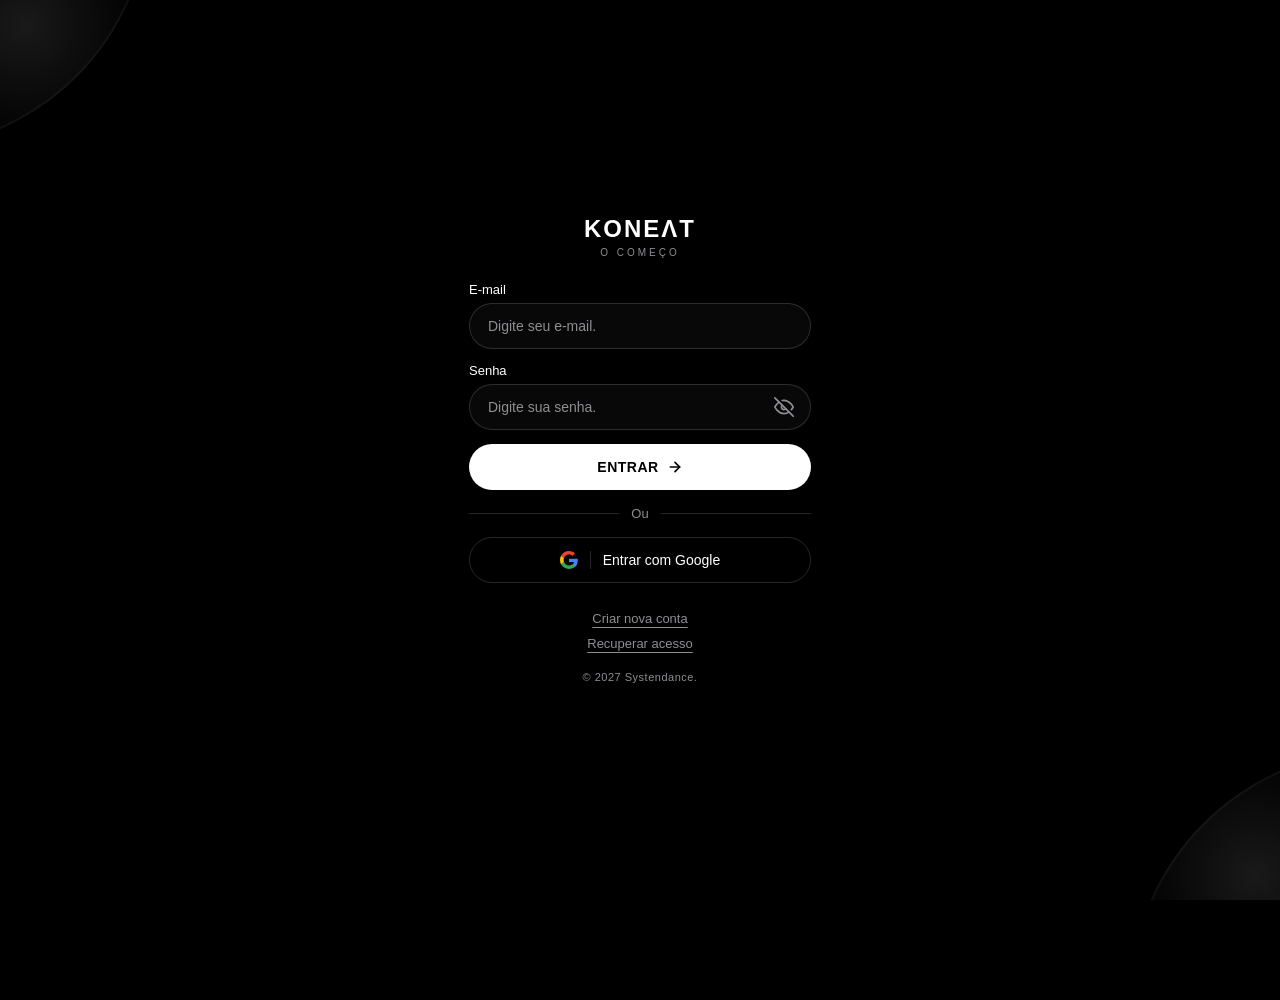
<file: index.html>
<!DOCTYPE html>
<html lang="pt-BR">
<head>
    <meta charset="UTF-8">
    <meta name="viewport" content="width=device-width, initial-scale=1.0, maximum-scale=1.0, user-scalable=no, viewport-fit=cover">
    <title>Koneat Lite - Login</title>
    <style>
        * {
            box-sizing: border-box;
            -webkit-tap-highlight-color: transparent;
        }

        html, body {
            width: 100%;
            height: 100vh;
            height: 100dvh;
            margin: 0;
            padding: 0;
            background: #000000;
            color: #ffffff;
            font-family: -apple-system, BlinkMacSystemFont, "Segoe UI", Roboto, Helvetica, Arial, sans-serif;
            display: flex;
            align-items: center;
            justify-content: center;
            overflow: hidden;
            position: relative;
        }

        /* DETALHES DE LINHAS BRANCAS LUMINOSAS NOS CANTOS (IGUAL À REFERÊNCIA) */
        body::before, body::after {
            content: "";
            position: absolute;
            width: 250px;
            height: 250px;
            pointer-events: none;
            opacity: 0.25;
        }

        body::before {
            top: -100px;
            left: -100px;
            background: radial-gradient(circle, rgba(255,255,255,0.4) 0%, rgba(255,255,255,0) 70%);
            border-bottom-right-radius: 100%;
            box-shadow: inset -1px -1px 2px rgba(255,255,255,0.3);
        }

        body::after {
            bottom: -100px;
            right: -100px;
            background: radial-gradient(circle, rgba(255,255,255,0.4) 0%, rgba(255,255,255,0) 70%);
            border-top-left-radius: 100%;
            box-shadow: inset 1px 1px 2px rgba(255,255,255,0.3);
        }

        /* CONTAINER PRINCIPAL DO LOGIN (390x844px Max, Centralizado e sem espaçamento exagerado) */
        .app-screen {
            width: 100%;
            max-width: 390px;
            height: 100%;
            display: flex;
            flex-direction: column;
            justify-content: center; /* Centraliza todo o bloco no meio da tela como na imagem */
            align-items: center;
            padding: 24px;
            position: relative;
            z-index: 1;
            gap: 24px; /* Espaçamento uniforme entre o topo, formulário e rodapé */
        }

        /* TOPO: LOGO E TÍTULOS MAIS PRÓXIMOS DO FORMULÁRIO */
        .logo-area {
            text-align: center;
        }

        .logo-text {
            font-size: 24px;
            font-weight: 800;
            letter-spacing: 2px;
            margin: 0;
            line-height: 1;
        }

        .subtitle {
            font-size: 10px;
            letter-spacing: 3px;
            color: #8e8e93;
            margin-top: 6px;
            text-transform: uppercase;
        }

        /* FORMULÁRIO E CAMPOS TIPO PÍLULA */
        .form-container {
            width: 100%;
            display: flex;
            flex-direction: column;
        }

        .input-group {
            width: 100%;
            margin-bottom: 14px;
            display: flex;
            flex-direction: column;
            gap: 6px;
        }

        .input-label {
            font-size: 13px;
            font-weight: 400;
            color: #ffffff;
        }

        .input-wrapper {
            position: relative;
            width: 100%;
            height: 46px;
            background: rgba(255, 255, 255, 0.03);
            border: 1px solid rgba(255, 255, 255, 0.15);
            border-radius: 23px;
            display: flex;
            align-items: center;
            padding: 0 16px;
        }

        .input-wrapper:focus-within {
            border-color: #ffffff;
        }

        .input-field {
            width: 100%;
            background: none;
            border: none;
            outline: none;
            color: #ffffff;
            font-size: 14px;
            font-family: inherit;
        }

        .input-field::placeholder {
            color: #8e8e93;
        }

        /* BOTÃO DE OLHO (SÓ NO CAMPO SENHA) */
        .toggle-password {
            background: none;
            border: none;
            cursor: pointer;
            padding: 0;
            display: flex;
            align-items: center;
            justify-content: center;
            color: #8e8e93;
            transition: color 0.2s ease;
        }

        .toggle-password:hover, .toggle-password:active {
            color: #ffffff;
        }

        .toggle-password svg {
            width: 20px;
            height: 20px;
        }

        /* BOTÃO ENTRAR PÍLULA BRANCA */
        .btn-submit {
            width: 100%;
            height: 46px;
            background: #ffffff;
            color: #000000;
            border: none;
            border-radius: 23px;
            font-size: 14px;
            font-weight: 700;
            display: flex;
            align-items: center;
            justify-content: center;
            gap: 8px;
            cursor: pointer;
            margin-top: 6px;
            letter-spacing: 0.5px;
        }

        /* DIVISOR OU */
        .divider-container {
            width: 100%;
            display: flex;
            align-items: center;
            margin: 16px 0;
            color: #8e8e93;
            font-size: 13px;
        }

        .divider-container::before,
        .divider-container::after {
            content: "";
            flex: 1;
            height: 1px;
            background: rgba(255, 255, 255, 0.15);
        }

        .divider-container span {
            padding: 0 12px;
        }

        /* BOTÃO GOOGLE COM DIVISÓRIA VERTICAL */
        .btn-google {
            width: 100%;
            height: 46px;
            background: transparent;
            border: 1px solid rgba(255, 255, 255, 0.15);
            border-radius: 23px;
            color: #ffffff;
            font-size: 14px;
            font-weight: 400;
            display: flex;
            align-items: center;
            justify-content: center;
            cursor: pointer;
            text-decoration: none;
        }

        .google-icon-wrapper {
            display: flex;
            align-items: center;
            padding-right: 12px;
            border-right: 1px solid rgba(255, 255, 255, 0.15);
            margin-right: 12px;
        }

        /* RODAPÉ E LINKS LOGO ABAIXO DO GOOGLE */
        .footer-area {
            display: flex;
            flex-direction: column;
            align-items: center;
            gap: 16px;
            width: 100%;
            margin-top: 4px;
        }

        .footer-links {
            display: flex;
            flex-direction: column;
            align-items: center;
            gap: 10px;
            font-size: 13px;
        }

        .footer-link {
            color: #8e8e93;
            text-decoration: underline;
            text-underline-offset: 4px;
            cursor: pointer;
            transition: color 0.2s ease;
        }

        .footer-link:active, .footer-link:hover {
            color: #ffffff;
        }

        .systendance-copy {
            font-size: 11px;
            color: #8e8e93;
            letter-spacing: 0.5px;
            margin: 0;
            padding-top: 4px;
        }
    </style>
</head>
<body>

    <div class="app-screen">
        <!-- TOPO -->
        <div class="logo-area">
            <h1 class="logo-text">KONEΛT</h1>
            <div class="subtitle">O COMEÇO</div>
        </div>

        <!-- FORMULÁRIO DE LOGIN -->
        <div class="form-container">
            <form id="loginForm">
                <div class="input-group">
                    <label class="input-label" for="emailField">E-mail</label>
                    <div class="input-wrapper">
                        <input type="email" id="emailField" class="input-field" placeholder="Digite seu e-mail." required autocomplete="email">
                    </div>
                </div>

                <div class="input-group">
                    <label class="input-label" for="passwordField">Senha</label>
                    <div class="input-wrapper">
                        <input type="password" id="passwordField" class="input-field" placeholder="Digite sua senha." required autocomplete="current-password">
                        <button type="button" class="toggle-password" id="togglePassBtn" aria-label="Alternar senha">
                            <svg id="eyeIcon" viewBox="0 0 24 24" fill="none" stroke="currentColor" stroke-width="2" stroke-linecap="round" stroke-linejoin="round">
                                <line x1="1" y1="1" x2="23" y2="23"></line>
                                <path d="M17.94 17.94A10.07 10.07 0 0 1 12 20c-7 0-11-8-11-8a18.45 18.45 0 0 1 5.06-5.94M9.9 4.24A9.12 9.12 0 0 1 12 4c7 0 11 8 11 8a18.5 18.5 0 0 1-2.16 3.19m-6.72-1.07a3 3 0 1 1-4.24-4.24"></path>
                            </svg>
                        </button>
                    </div>
                </div>

                <button type="submit" class="btn-submit" id="btnSubmit">
                    ENTRAR 
                    <svg width="16" height="16" viewBox="0 0 24 24" fill="none" stroke="currentColor" stroke-width="2.5" stroke-linecap="round" stroke-linejoin="round"><line x1="5" y1="12" x2="19" y2="12"></line><polyline points="12 5 19 12 12 19"></polyline></svg>
                </button>
            </form>

            <div class="divider-container">
                <span>Ou</span>
            </div>

            <button type="button" class="btn-google" id="btnGoogle">
                <div class="google-icon-wrapper">
                    <svg width="18" height="18" viewBox="0 0 24 24"><path fill="#4285F4" d="M23.745 12.27c0-.7-.06-1.4-.19-2.07H12v4.51h6.6c-.29 1.52-1.14 2.82-2.4 3.68v3.05h3.88c2.27-2.09 3.66-5.17 3.66-9.17z"/><path fill="#34A853" d="M12 24c3.24 0 5.95-1.08 7.93-2.91l-3.88-3.05c-1.08.72-2.45 1.16-4.05 1.16-3.12 0-5.77-2.1-6.72-4.93H1.19v3.15C3.17 21.36 7.25 24 12 24z"/><path fill="#FBBC05" d="M5.28 14.27c-.25-.72-.38-1.49-.38-2.27s.13-1.55.38-2.27V6.58H1.19C.43 8.1 0 9.81 0 12s.43 3.9 1.19 5.42l4.09-3.15z"/><path fill="#EA4335" d="M12 4.75c1.77 0 3.35.61 4.6 1.8l3.42-3.42C17.95 1.19 15.24 0 12 0 7.25 0 3.17 2.64 1.19 6.58l4.09 3.15c.95-2.83 3.6-4.98 6.72-4.98z"/></svg>
                </div>
                Entrar com Google
            </button>
        </div>

        <!-- RODAPÉ E LINKS -->
        <div class="footer-area">
            <div class="footer-links">
                <a id="btnSignUp" class="footer-link">Criar nova conta</a>
                <a id="btnForgot" class="footer-link">Recuperar acesso</a>
            </div>
            <p class="systendance-copy">© 2027 Systendance.</p>
        </div>
    </div>

    <script>
        /* ===============================================================
           1. ALTERNÂNCIA DO OLHO DE SENHA
           =============================================================== */
        const passwordField = document.getElementById('passwordField');
        const togglePassBtn = document.getElementById('togglePassBtn');
        const eyeIcon = document.getElementById('eyeIcon');

        const openEyeSVG = `<path d="M1 12s4-8 11-8 11 8 11 8-4 8-11 8-11-8-11-8z"></path><circle cx="12" cy="12" r="3"></circle>`;
        const closedEyeSVG = `<line x1="1" y1="1" x2="23" y2="23"></line><path d="M17.94 17.94A10.07 10.07 0 0 1 12 20c-7 0-11-8-11-8a18.45 18.45 0 0 1 5.06-5.94M9.9 4.24A9.12 9.12 0 0 1 12 4c7 0 11 8 11 8a18.5 18.5 0 0 1-2.16 3.19m-6.72-1.07a3 3 0 1 1-4.24-4.24"></path>`;

        togglePassBtn.addEventListener('click', () => {
            const isPassword = passwordField.getAttribute('type') === 'password';
            passwordField.setAttribute('type', isPassword ? 'text' : 'password');
            eyeIcon.innerHTML = isPassword ? closedEyeSVG : openEyeSVG;
        });

        /* ===============================================================
           2. EVENTOS DOS BOTÕES E LINKS
           =============================================================== */
        document.getElementById('loginForm').addEventListener('submit', (e) => {
            e.preventDefault();
            const email = document.getElementById('emailField').value.trim();
            const password = passwordField.value;

            if (!email || !password) {
                alert('Preencha o e-mail e a senha.');
                return;
            }
            
            window.location.href = 'passo1.html';
        });

        document.getElementById('btnGoogle').addEventListener('click', () => {
            window.location.href = 'passo1.html';
        });

        document.getElementById('btnSignUp').addEventListener('click', () => {
            window.location.href = 'cadastro.html';
        });

        document.getElementById('btnForgot').addEventListener('click', () => {
            window.location.href = 'recuperar.html';
        });
    </script>
</body>
                                    </html>
</file>
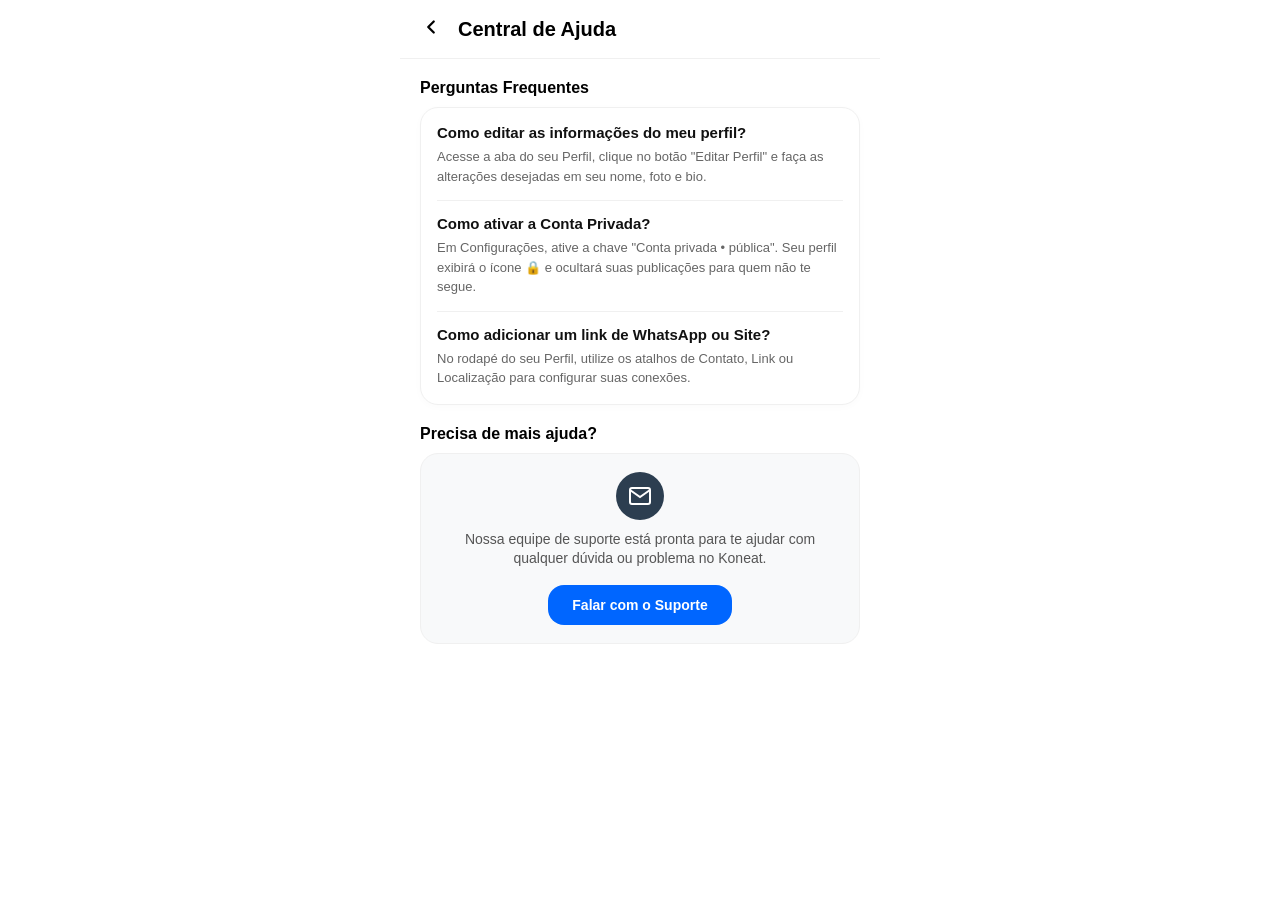
<file: ajuda.html>
<!DOCTYPE html>
<html lang="pt-BR">
<head>
    <meta charset="UTF-8">
    <meta name="viewport" content="width=device-width, initial-scale=1.0">
    <title>Koneat - Ajuda e Suporte</title>
    <link rel="stylesheet" href="css/style.css">
    <style>
        .help-header {
            display: flex;
            align-items: center;
            gap: 16px;
            padding: 16px 20px;
            background: #ffffff;
            border-bottom: 1px solid #f0f0f0;
        }

        .help-title {
            font-size: 20px;
            font-weight: 800;
            color: #000000;
        }

        .help-container {
            padding: 20px;
            display: flex;
            flex-direction: column;
            gap: 20px;
        }

        .help-section-title {
            font-size: 16px;
            font-weight: 700;
            color: #000000;
            margin-bottom: 10px;
        }

        .faq-card {
            background: #ffffff;
            border: 1px solid #f0f0f0;
            border-radius: 18px;
            padding: 16px;
            display: flex;
            flex-direction: column;
            gap: 14px;
            box-shadow: 0 2px 8px rgba(0,0,0,0.02);
        }

        .faq-item {
            display: flex;
            flex-direction: column;
            gap: 6px;
        }

        .faq-question {
            font-size: 15px;
            font-weight: 700;
            color: #111111;
        }

        .faq-answer {
            font-size: 13px;
            color: #666666;
            line-height: 1.5;
        }

        .faq-divider {
            height: 1px;
            background: #f0f0f0;
        }

        .support-card {
            background: #f8f9fa;
            border-radius: 18px;
            padding: 18px;
            border: 1px solid #f0f0f0;
            display: flex;
            flex-direction: column;
            align-items: center;
            text-align: center;
            gap: 10px;
        }

        .support-icon {
            width: 48px;
            height: 48px;
            background: #2c3e50;
            color: #ffffff;
            border-radius: 50%;
            display: flex;
            align-items: center;
            justify-content: center;
        }

        .support-text {
            font-size: 14px;
            color: #555555;
            line-height: 1.4;
        }

        .btn-support-contact {
            background: #0066ff;
            color: #ffffff;
            border: none;
            padding: 12px 24px;
            border-radius: 16px;
            font-size: 14px;
            font-weight: 700;
            text-decoration: none;
            display: inline-block;
            margin-top: 6px;
        }
    </style>
</head>
<body class="light-theme">

    <div class="app-container">
        <!-- Header -->
        <header class="help-header">
            <a href="./configuracoes.html" class="icon-btn" aria-label="Voltar">
                <svg width="22" height="22" viewBox="0 0 24 24" fill="none" stroke="#000" stroke-width="2.5" stroke-linecap="round" stroke-linejoin="round"><polyline points="15 18 9 12 15 6"></polyline></svg>
            </a>
            <h1 class="help-title">Central de Ajuda</h1>
        </header>

        <!-- Conteúdo -->
        <main class="help-container">

            <!-- FAQ -->
            <div>
                <h2 class="help-section-title">Perguntas Frequentes</h2>
                <div class="faq-card">
                    <div class="faq-item">
                        <span class="faq-question">Como editar as informações do meu perfil?</span>
                        <span class="faq-answer">Acesse a aba do seu Perfil, clique no botão "Editar Perfil" e faça as alterações desejadas em seu nome, foto e bio.</span>
                    </div>

                    <div class="faq-divider"></div>

                    <div class="faq-item">
                        <span class="faq-question">Como ativar a Conta Privada?</span>
                        <span class="faq-answer">Em Configurações, ative a chave "Conta privada • pública". Seu perfil exibirá o ícone 🔒 e ocultará suas publicações para quem não te segue.</span>
                    </div>

                    <div class="faq-divider"></div>

                    <div class="faq-item">
                        <span class="faq-question">Como adicionar um link de WhatsApp ou Site?</span>
                        <span class="faq-answer">No rodapé do seu Perfil, utilize os atalhos de Contato, Link ou Localização para configurar suas conexões.</span>
                    </div>
                </div>
            </div>

            <!-- Suporte -->
            <div>
                <h2 class="help-section-title">Precisa de mais ajuda?</h2>
                <div class="support-card">
                    <div class="support-icon">
                        <svg width="24" height="24" viewBox="0 0 24 24" fill="none" stroke="currentColor" stroke-width="2"><path d="M4 4h16c1.1 0 2 .9 2 2v12c0 1.1-.9 2-2 2H4c-1.1 0-2-.9-2-2V6c0-1.1.9-2 2-2z"></path><polyline points="22,6 12,13 2,6"></polyline></svg>
                    </div>
                    <span class="support-text">Nossa equipe de suporte está pronta para te ajudar com qualquer dúvida ou problema no Koneat.</span>
                    <a href="mailto:suporte@koneat.com" class="btn-support-contact">Falar com o Suporte</a>
                </div>
            </div>

        </main>
    </div>

    <script src="js/app.js"></script>
</body>
  </html>
</file>
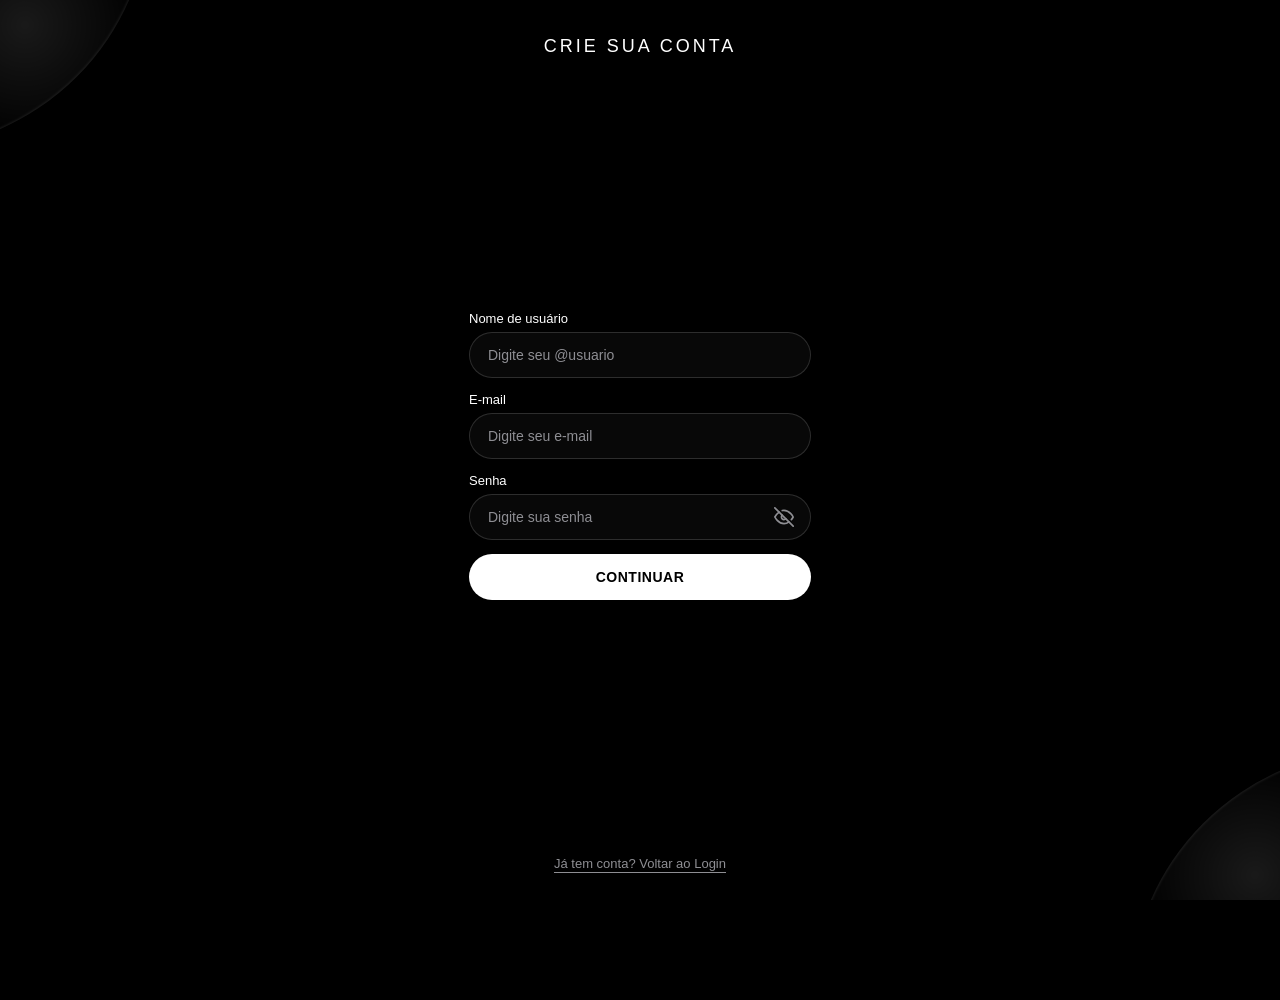
<file: cadastro.html>
<!DOCTYPE html>
<html lang="pt-BR">
<head>
    <meta charset="UTF-8">
    <meta name="viewport" content="width=device-width, initial-scale=1.0, maximum-scale=1.0, user-scalable=no, viewport-fit=cover">
    <title>Koneat Lite - Cadastro</title>
    <style>
        * {
            box-sizing: border-box;
            -webkit-tap-highlight-color: transparent;
        }

        html, body {
            width: 100%;
            height: 100vh;
            height: 100dvh;
            margin: 0;
            padding: 0;
            background: #000000;
            color: #ffffff;
            font-family: -apple-system, BlinkMacSystemFont, "Segoe UI", Roboto, Helvetica, Arial, sans-serif;
            display: flex;
            align-items: center;
            justify-content: center;
            overflow: hidden;
            position: relative;
        }

        /* DETALHES DE LINHAS BRANCAS LUMINOSAS NOS CANTOS (IGUAL AO LOGIN) */
        body::before, body::after {
            content: "";
            position: absolute;
            width: 250px;
            height: 250px;
            pointer-events: none;
            opacity: 0.25;
        }

        body::before {
            top: -100px;
            left: -100px;
            background: radial-gradient(circle, rgba(255,255,255,0.4) 0%, rgba(255,255,255,0) 70%);
            border-bottom-right-radius: 100%;
            box-shadow: inset -1px -1px 2px rgba(255,255,255,0.3);
        }

        body::after {
            bottom: -100px;
            right: -100px;
            background: radial-gradient(circle, rgba(255,255,255,0.4) 0%, rgba(255,255,255,0) 70%);
            border-top-left-radius: 100%;
            box-shadow: inset 1px 1px 2px rgba(255,255,255,0.3);
        }

        .app-screen {
            width: 100%;
            max-width: 390px;
            height: 100%;
            display: flex;
            flex-direction: column;
            justify-content: space-between;
            padding: calc(env(safe-area-inset-top) + 24px) 24px calc(env(safe-area-inset-bottom) + 24px) 24px;
            position: relative;
            z-index: 1;
        }

        .logo-area {
            text-align: center;
            margin-top: 12px;
        }

        .logo-title {
            font-size: 18px;
            font-weight: 400;
            letter-spacing: 3px;
            color: #ffffff;
            margin: 0;
            text-transform: uppercase;
        }
        
        .form-container {
            width: 100%;
            display: flex;
            flex-direction: column;
        }

        .input-group {
            width: 100%;
            margin-bottom: 14px;
            display: flex;
            flex-direction: column;
            gap: 6px;
        }

        .input-label {
            font-size: 13px;
            font-weight: 400;
            color: #ffffff;
        }

        .input-wrapper {
            position: relative;
            width: 100%;
            height: 46px;
            background: rgba(255, 255, 255, 0.03);
            border: 1px solid rgba(255, 255, 255, 0.15);
            border-radius: 23px;
            display: flex;
            align-items: center;
            padding: 0 16px;
        }

        .input-wrapper:focus-within {
            border-color: #ffffff;
        }

        .input-field {
            width: 100%;
            background: none;
            border: none;
            outline: none;
            color: #ffffff;
            font-size: 14px;
            font-family: inherit;
        }

        .input-field::placeholder {
            color: #8e8e93;
        }

        /* BOTÃO OLHO */
        .toggle-password {
            background: none;
            border: none;
            cursor: pointer;
            padding: 0;
            display: flex;
            align-items: center;
            justify-content: center;
            color: #8e8e93;
            transition: color 0.2s ease;
        }

        .toggle-password:hover, .toggle-password:active {
            color: #ffffff;
        }

        .toggle-password svg {
            width: 20px;
            height: 20px;
        }

        .btn-submit {
            width: 100%;
            height: 46px;
            background: #ffffff;
            color: #000000;
            border: none;
            border-radius: 23px;
            font-size: 14px;
            font-weight: 700;
            cursor: pointer;
            display: flex;
            align-items: center;
            justify-content: center;
            gap: 8px;
            margin-top: 6px;
            letter-spacing: 0.5px;
        }

        .footer-area {
            text-align: center;
            margin-bottom: 4px;
        }

        .footer-link {
            color: #8e8e93;
            text-decoration: underline;
            text-underline-offset: 4px;
            font-size: 13px;
            cursor: pointer;
            transition: color 0.2s ease;
        }

        .footer-link:hover, .footer-link:active {
            color: #ffffff;
        }
    </style>
</head>
<body>

    <div class="app-screen">
        <div class="logo-area">
            <h1 class="logo-title">CRIE SUA CONTA</h1>
        </div>

        <div class="form-container">
            <form id="signupForm">
                <div class="input-group">
                    <label class="input-label" for="usernameField">Nome de usuário</label>
                    <div class="input-wrapper">
                        <input type="text" id="usernameField" class="input-field" placeholder="Digite seu @usuario" required autocomplete="username">
                    </div>
                </div>

                <div class="input-group">
                    <label class="input-label" for="emailField">E-mail</label>
                    <div class="input-wrapper">
                        <input type="email" id="emailField" class="input-field" placeholder="Digite seu e-mail" required autocomplete="email">
                    </div>
                </div>

                <div class="input-group">
                    <label class="input-label" for="passwordField">Senha</label>
                    <div class="input-wrapper">
                        <input type="password" id="passwordField" class="input-field" placeholder="Digite sua senha" required autocomplete="new-password">
                        <button type="button" class="toggle-password" id="togglePassBtn" aria-label="Alternar senha">
                            <svg id="eyeIcon" viewBox="0 0 24 24" fill="none" stroke="currentColor" stroke-width="2" stroke-linecap="round" stroke-linejoin="round">
                                <line x1="1" y1="1" x2="23" y2="23"></line>
                                <path d="M17.94 17.94A10.07 10.07 0 0 1 12 20c-7 0-11-8-11-8a18.45 18.45 0 0 1 5.06-5.94M9.9 4.24A9.12 9.12 0 0 1 12 4c7 0 11 8 11 8a18.5 18.5 0 0 1-2.16 3.19m-6.72-1.07a3 3 0 1 1-4.24-4.24"></path>
                            </svg>
                        </button>
                    </div>
                </div>

                <button type="submit" class="btn-submit" id="btnSubmit">CONTINUAR</button>
            </form>
        </div>

        <div class="footer-area">
            <a class="footer-link" id="btnLoginRedirect">Já tem conta? Voltar ao Login</a>
        </div>
    </div>

    <script>
        /* ===============================================================
           1. ALTERNÂNCIA DO OLHO DE SENHA
           =============================================================== */
        const passwordField = document.getElementById('passwordField');
        const togglePassBtn = document.getElementById('togglePassBtn');
        const eyeIcon = document.getElementById('eyeIcon');

        const openEyeSVG = `<path d="M1 12s4-8 11-8 11 8 11 8-4 8-11 8-11-8-11-8z"></path><circle cx="12" cy="12" r="3"></circle>`;
        const closedEyeSVG = `<line x1="1" y1="1" x2="23" y2="23"></line><path d="M17.94 17.94A10.07 10.07 0 0 1 12 20c-7 0-11-8-11-8a18.45 18.45 0 0 1 5.06-5.94M9.9 4.24A9.12 9.12 0 0 1 12 4c7 0 11 8 11 8a18.5 18.5 0 0 1-2.16 3.19m-6.72-1.07a3 3 0 1 1-4.24-4.24"></path>`;

        togglePassBtn.addEventListener('click', () => {
            const isPassword = passwordField.getAttribute('type') === 'password';
            passwordField.setAttribute('type', isPassword ? 'text' : 'password');
            eyeIcon.innerHTML = isPassword ? closedEyeSVG : openEyeSVG;
        });

        // Formata username automaticamente em letras minúsculas
        const usernameField = document.getElementById('usernameField');
        usernameField.addEventListener('input', (e) => {
            e.target.value = e.target.value.toLowerCase().replace(/[^a-z0-9._]/g, '');
        });

        /* ===============================================================
           2. EVENTOS DE SUBMISSÃO E NAVEGAÇÃO
           =============================================================== */
        document.getElementById('signupForm').addEventListener('submit', (e) => {
            e.preventDefault();
            const username = usernameField.value.trim();
            const email = document.getElementById('emailField').value.trim();
            const password = passwordField.value;

            if (!username || !email || !password) {
                alert('Preencha todos os campos.');
                return;
            }

            // Placeholder para integração de cadastro (o construtor injetará o Supabase depois)
            window.location.href = 'passo1.html';
        });

        document.getElementById('btnLoginRedirect').addEventListener('click', () => {
            window.location.href = 'index.html';
        });
    </script>
</body>
                            </html>
</file>
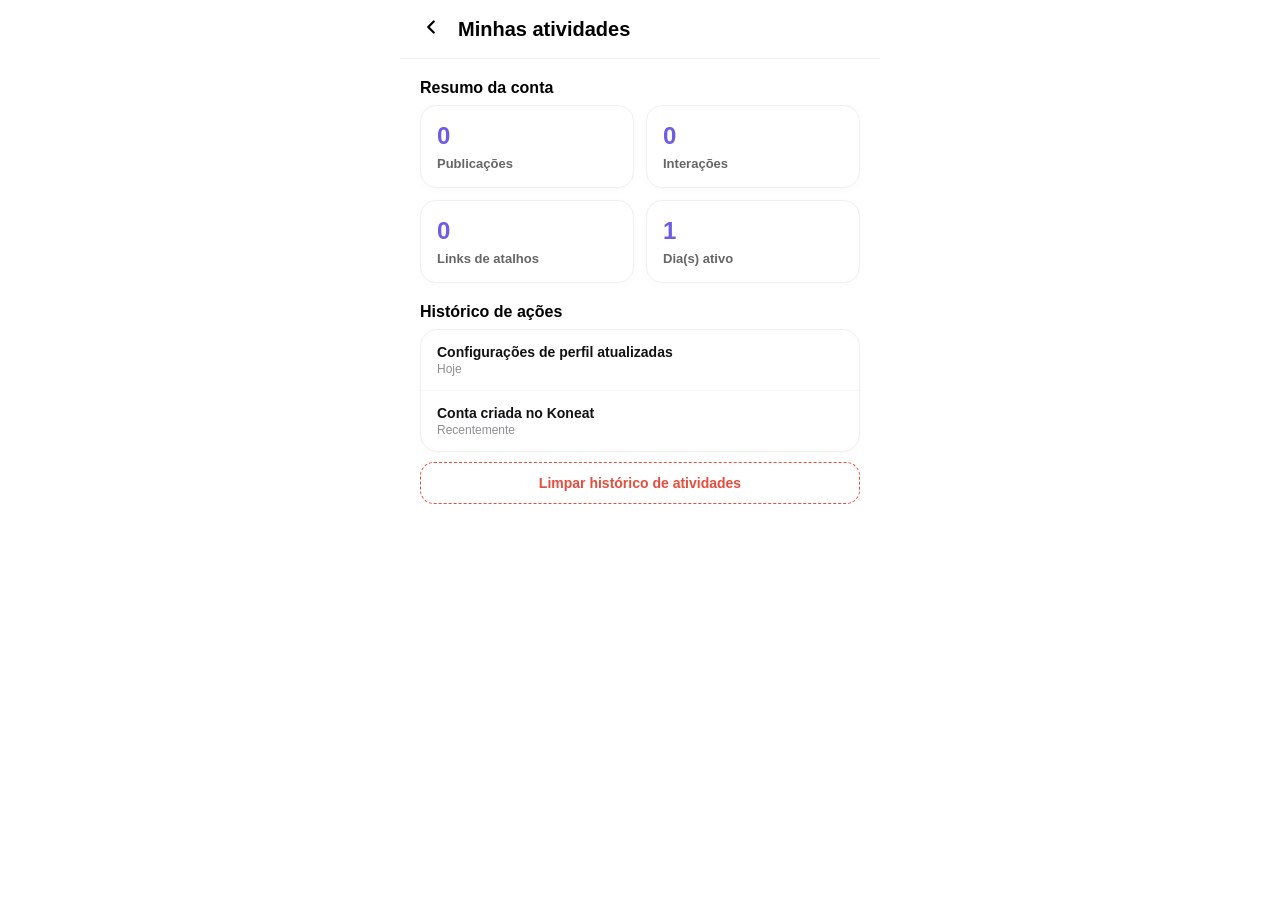
<file: configuracoes.html>
<!DOCTYPE html>
<html lang="pt-BR">
<head>
    <meta charset="UTF-8">
    <meta name="viewport" content="width=device-width, initial-scale=1.0">
    <title>Koneat - Minhas Atividades</title>
    <link rel="stylesheet" href="css/style.css">
    <style>
        .activity-header {
            display: flex;
            align-items: center;
            gap: 16px;
            padding: 16px 20px;
            background: #ffffff;
            border-bottom: 1px solid #f0f0f0;
        }

        .activity-title {
            font-size: 20px;
            font-weight: 800;
            color: #000000;
        }

        .activity-container {
            padding: 20px;
            display: flex;
            flex-direction: column;
            gap: 20px;
        }

        /* Grid de Resumo */
        .stats-grid {
            display: grid;
            grid-template-columns: repeat(2, 1fr);
            gap: 12px;
        }

        .stat-card {
            background: #ffffff;
            border: 1px solid #f0f0f0;
            border-radius: 16px;
            padding: 16px;
            display: flex;
            flex-direction: column;
            gap: 6px;
            box-shadow: 0 2px 8px rgba(0,0,0,0.02);
        }

        .stat-number {
            font-size: 24px;
            font-weight: 800;
            color: #6c5ce7;
        }

        .stat-label {
            font-size: 13px;
            color: #666666;
            font-weight: 600;
        }

        /* Seção do Histórico */
        .section-title {
            font-size: 16px;
            font-weight: 700;
            color: #000000;
            margin-bottom: 8px;
        }

        .history-list {
            background: #ffffff;
            border: 1px solid #f0f0f0;
            border-radius: 18px;
            overflow: hidden;
            box-shadow: 0 2px 8px rgba(0,0,0,0.02);
        }

        .history-item {
            display: flex;
            align-items: center;
            justify-content: space-between;
            padding: 14px 16px;
            border-bottom: 1px solid #f8f8f8;
        }

        .history-item:last-child {
            border-bottom: none;
        }

        .history-info {
            display: flex;
            flex-direction: column;
            gap: 2px;
        }

        .history-text {
            font-size: 14px;
            font-weight: 600;
            color: #111111;
        }

        .history-date {
            font-size: 12px;
            color: #8e8e93;
        }

        .btn-clear-history {
            width: 100%;
            background: transparent;
            border: 1px dashed #e74c3c;
            color: #e74c3c;
            padding: 12px;
            border-radius: 14px;
            font-weight: 700;
            font-size: 14px;
            cursor: pointer;
            margin-top: 10px;
            transition: 0.2s;
        }

        .btn-clear-history:active {
            background: rgba(231, 76, 60, 0.05);
        }
    </style>
</head>
<body class="light-theme">

    <div class="app-container">
        <!-- Header -->
        <header class="activity-header">
            <a href="./configuracoes.html" class="icon-btn" aria-label="Voltar">
                <svg width="22" height="22" viewBox="0 0 24 24" fill="none" stroke="#000" stroke-width="2.5" stroke-linecap="round" stroke-linejoin="round"><polyline points="15 18 9 12 15 6"></polyline></svg>
            </a>
            <h1 class="activity-title">Minhas atividades</h1>
        </header>

        <!-- Conteúdo Principal -->
        <main class="activity-container">
            
            <!-- Cards de Resumo -->
            <div>
                <h2 class="section-title">Resumo da conta</h2>
                <div class="stats-grid">
                    <div class="stat-card">
                        <span class="stat-number" id="statPosts">0</span>
                        <span class="stat-label">Publicações</span>
                    </div>
                    <div class="stat-card">
                        <span class="stat-number" id="statInteractions">0</span>
                        <span class="stat-label">Interações</span>
                    </div>
                    <div class="stat-card">
                        <span class="stat-number" id="statLinks">0</span>
                        <span class="stat-label">Links de atalhos</span>
                    </div>
                    <div class="stat-card">
                        <span class="stat-number" id="statDays">1</span>
                        <span class="stat-label">Dia(s) ativo</span>
                    </div>
                </div>
            </div>

            <!-- Histórico de Ações -->
            <div>
                <h2 class="section-title">Histórico de ações</h2>
                <div class="history-list" id="historyList">
                    <div class="history-item">
                        <div class="history-info">
                            <span class="history-text">Configurações de perfil atualizadas</span>
                            <span class="history-date">Hoje</span>
                        </div>
                    </div>
                    <div class="history-item">
                        <div class="history-info">
                            <span class="history-text">Conta criada no Koneat</span>
                            <span class="history-date">Recentemente</span>
                        </div>
                    </div>
                </div>

                <button type="button" class="btn-clear-history" id="btnClearHistory">Limpar histórico de atividades</button>
            </div>

        </main>
    </div>

    <script src="js/app.js"></script>
</body>
  </html>
</file>
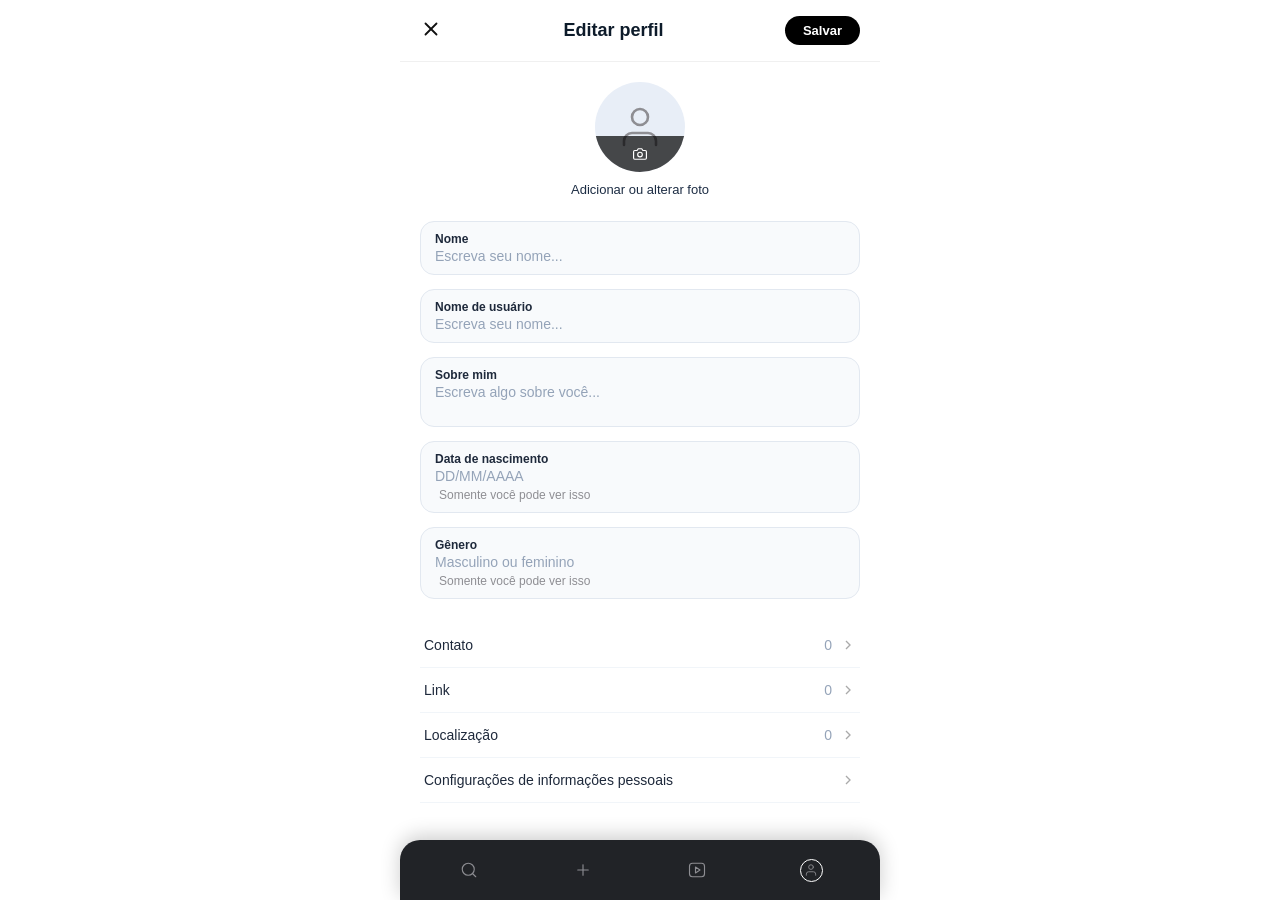
<file: editar-perfil.html>
<!DOCTYPE html>
<html lang="pt-BR">
<head>
    <meta charset="UTF-8">
    <meta name="viewport" content="width=device-width, initial-scale=1.0">
    <title>Koneat - Editar Perfil</title>
    <link rel="stylesheet" href="css/style.css">
    <style>
        .private-info-hint {
            font-size: 12px;
            color: #8e8e93;
            margin-top: 4px;
            margin-left: 4px;
        }
    </style>
</head>
<body class="light-theme">

    <div class="app-container">
        <!-- Header da Tela de Edição -->
        <header class="edit-header">
            <a href="./passo1.html" class="icon-btn" aria-label="Fechar">
                <svg width="22" height="22" viewBox="0 0 24 24" fill="none" stroke="#111" stroke-width="2" stroke-linecap="round" stroke-linejoin="round">
                    <line x1="18" y1="6" x2="6" y2="18"></line>
                    <line x1="6" y1="6" x2="18" y2="18"></line>
                </svg>
            </a>
            <h1 class="edit-title">Editar perfil</h1>
            <button type="button" class="btn-save-top" id="saveProfileBtn">Salvar</button>
        </header>

        <!-- Formulário Principal -->
        <form class="edit-profile-form" id="editProfileForm">
            <!-- Avatar com Botão de Foto -->
            <div class="edit-avatar-section">
                <div class="edit-avatar-circle">
                    <svg width="48" height="48" viewBox="0 0 24 24" fill="none" stroke="#8e8e93" stroke-width="1.3" stroke-linecap="round" stroke-linejoin="round">
                        <path d="M20 21v-2a4 4 0 0 0-4-4H8a4 4 0 0 0-4 4v2"></path>
                        <circle cx="12" cy="7" r="4"></circle>
                    </svg>
                    <div class="camera-overlay">
                        <svg width="14" height="14" viewBox="0 0 24 24" fill="none" stroke="#fff" stroke-width="2">
                            <path d="M23 19a2 2 0 0 1-2 2H3a2 2 0 0 1-2-2V8a2 2 0 0 1 2-2h4l2-3h6l2 3h4a2 2 0 0 1 2 2z"></path>
                            <circle cx="12" cy="13" r="4"></circle>
                        </svg>
                    </div>
                </div>
                <p class="change-photo-text">Adicionar ou alterar foto</p>
            </div>

            <!-- Inputs em Cards com Bordas Arredondadas -->
            <div class="edit-card-group">
                <label for="editName">Nome</label>
                <input type="text" id="editName" placeholder="Escreva seu nome...">
            </div>

            <div class="edit-card-group">
                <label for="editUsername">Nome de usuário</label>
                <input type="text" id="editUsername" placeholder="Escreva seu nome...">
            </div>

            <div class="edit-card-group">
                <label for="editBio">Sobre mim</label>
                <textarea id="editBio" rows="2" placeholder="Escreva algo sobre você..."></textarea>
            </div>

            <div class="edit-card-group">
                <label for="editBirth">Data de nascimento</label>
                <input type="text" id="editBirth" placeholder="DD/MM/AAAA">
                <span class="private-info-hint">Somente você pode ver isso</span>
            </div>

            <div class="edit-card-group">
                <label for="editGender">Gênero</label>
                <input type="text" id="editGender" placeholder="Masculino ou feminino">
                <span class="private-info-hint">Somente você pode ver isso</span>
            </div>

            <!-- Lista de Links Adicionais com IDs para as 4 funções reais -->
            <div class="edit-links-list">
                <div class="edit-link-item" id="btnOpenContato">
                    <span>Contato</span>
                    <div class="link-right">
                        <span class="link-count" id="countContato">0</span>
                        <svg width="16" height="16" viewBox="0 0 24 24" fill="none" stroke="#aaa" stroke-width="2"><polyline points="9 18 15 12 9 6"></polyline></svg>
                    </div>
                </div>

                <div class="edit-link-item" id="btnOpenLink">
                    <span>Link</span>
                    <div class="link-right">
                        <span class="link-count" id="countLink">0</span>
                        <svg width="16" height="16" viewBox="0 0 24 24" fill="none" stroke="#aaa" stroke-width="2"><polyline points="9 18 15 12 9 6"></polyline></svg>
                    </div>
                </div>

                <div class="edit-link-item" id="btnOpenLocal">
                    <span>Localização</span>
                    <div class="link-right">
                        <span class="link-count" id="countLocal">0</span>
                        <svg width="16" height="16" viewBox="0 0 24 24" fill="none" stroke="#aaa" stroke-width="2"><polyline points="9 18 15 12 9 6"></polyline></svg>
                    </div>
                </div>

                <div class="edit-link-item" id="btnOpenConfig">
                    <span>Configurações de informações pessoais</span>
                    <div class="link-right">
                        <svg width="16" height="16" viewBox="0 0 24 24" fill="none" stroke="#aaa" stroke-width="2"><polyline points="9 18 15 12 9 6"></polyline></svg>
                    </div>
                </div>
            </div>
        </form>

        <!-- Barra de Navegação Flutuante -->
        <nav class="bottom-nav">
            <a href="./busca.html" class="nav-item" aria-label="Buscar">
                <svg class="nav-icon" viewBox="0 0 24 24" fill="none" stroke="currentColor" stroke-width="1.5" stroke-linecap="round" stroke-linejoin="round"><circle cx="11" cy="11" r="8"></circle><line x1="21" y1="21" x2="16.65" y2="16.65"></line></svg>
            </a>
            
            <a href="./criar.html" class="nav-item" aria-label="Criar">
                <svg class="nav-icon" viewBox="0 0 24 24" fill="none" stroke="currentColor" stroke-width="1.5" stroke-linecap="round" stroke-linejoin="round"><line x1="12" y1="5" x2="12" y2="19"></line><line x1="5" y1="12" x2="19" y2="12"></line></svg>
            </a>

            <a href="./reels.html" class="nav-item" aria-label="Vídeos">
                <svg class="nav-icon" viewBox="0 0 24 24" fill="none" stroke="currentColor" stroke-width="1.5" stroke-linecap="round" stroke-linejoin="round"><rect x="2" y="3" width="20" height="18" rx="4"></rect><polygon points="10 8 16 12 10 16 10 8"></polygon></svg>
            </a>

            <a href="./passo1.html" class="nav-item active profile-circle-active" aria-label="Perfil">
                <div class="nav-profile-wrapper">
                    <svg class="nav-icon-profile" viewBox="0 0 24 24" fill="none" stroke="currentColor" stroke-width="1.5" stroke-linecap="round" stroke-linejoin="round">
                        <path d="M20 21v-2a4 4 0 0 0-4-4H8a4 4 0 0 0-4 4v2"></path>
                        <circle cx="12" cy="7" r="4"></circle>
                    </svg>
                </div>
            </a>
        </nav>

        <!-- Modal Contato (Apenas WhatsApp / Telefone) -->
        <div class="modal-overlay" id="modalContato">
            <div class="modal-sheet">
                <div class="modal-header">
                    <h3>Contato</h3>
                    <button type="button" class="close-modal">&times;</button>
                </div>
                <div class="modal-body">
                    <div class="edit-card-group">
                        <label>WhatsApp / Telefone</label>
                        <input type="text" id="inputWhatsapp" placeholder="+55 (11) 99999-9999">
                    </div>
                    <button type="button" class="btn-primary-sheet" id="btnSaveContato">Concluir</button>
                </div>
            </div>
        </div>

        <!-- Modal Link -->
        <div class="modal-overlay" id="modalLink">
            <div class="modal-sheet">
                <div class="modal-header">
                    <h3>Link</h3>
                    <button type="button" class="close-modal">&times;</button>
                </div>
                <div class="modal-body">
                    <div class="edit-card-group">
                        <label>URL do Link</label>
                        <input type="url" id="inputUrlLink" placeholder="https://seusite.com.br">
                    </div>
                    <div class="edit-card-group" style="margin-top: 10px;">
                        <label>Título / Nome Personalizado</label>
                        <input type="text" id="inputTitleLink" placeholder="Ex: Meu Site">
                    </div>
                    <button type="button" class="btn-primary-sheet" id="btnSaveLink">Concluir</button>
                </div>
            </div>
        </div>

        <!-- Modal Localização -->
        <div class="modal-overlay" id="modalLocal">
            <div class="modal-sheet">
                <div class="modal-header">
                    <h3>Localização</h3>
                    <button type="button" class="close-modal">&times;</button>
                </div>
                <div class="modal-body">
                    <div class="edit-card-group">
                        <label>Cidade e Estado</label>
                        <input type="text" id="inputLocalizacao" placeholder="Ex: São Paulo, SP">
                    </div>
                    <button type="button" class="btn-primary-sheet" id="btnSaveLocal">Concluir</button>
                </div>
            </div>
        </div>
    </div>

    <script src="js/app.js"></script>
</body>
                      </html>
</file>
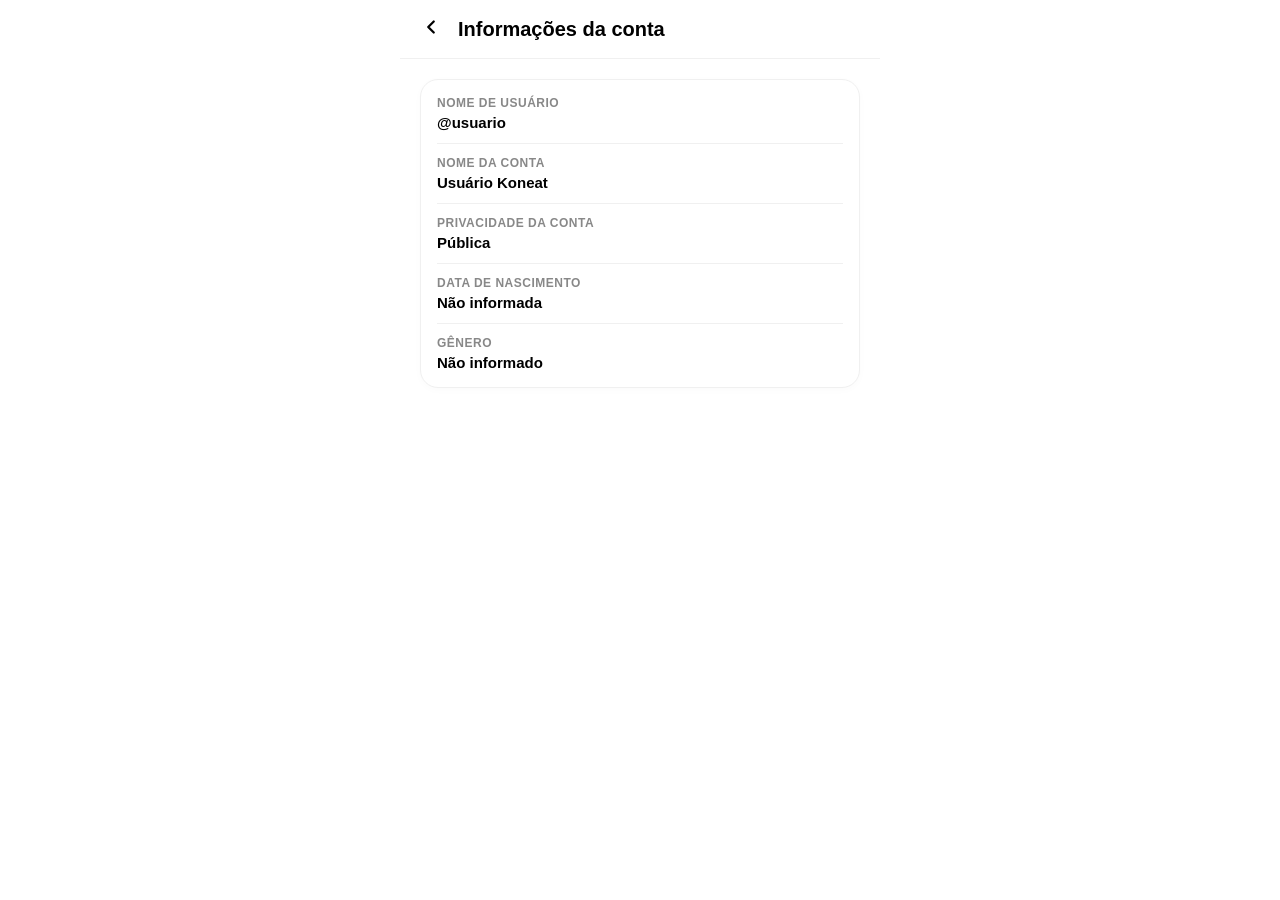
<file: informacoes-conta.html>
<!DOCTYPE html>
<html lang="pt-BR">
<head>
    <meta charset="UTF-8">
    <meta name="viewport" content="width=device-width, initial-scale=1.0">
    <title>Koneat - Informações da Conta</title>
    <link rel="stylesheet" href="css/style.css">
    <style>
        .account-info-header {
            display: flex;
            align-items: center;
            gap: 16px;
            padding: 16px 20px;
            background: #ffffff;
            border-bottom: 1px solid #f0f0f0;
        }

        .account-info-title {
            font-size: 20px;
            font-weight: 800;
            color: #000000;
        }

        .account-info-container {
            padding: 20px;
            display: flex;
            flex-direction: column;
            gap: 16px;
        }

        .info-card {
            background: #ffffff;
            border: 1px solid #f0f0f0;
            border-radius: 18px;
            padding: 16px;
            display: flex;
            flex-direction: column;
            gap: 12px;
            box-shadow: 0 2px 8px rgba(0,0,0,0.02);
        }

        .info-item {
            display: flex;
            flex-direction: column;
            gap: 4px;
        }

        .info-label {
            font-size: 12px;
            font-weight: 700;
            color: #888888;
            text-transform: uppercase;
            letter-spacing: 0.5px;
        }

        .info-value {
            font-size: 15px;
            font-weight: 600;
            color: #000000;
            word-break: break-all;
        }

        .info-divider {
            height: 1px;
            background: #f0f0f0;
        }
    </style>
</head>
<body class="light-theme">

    <div class="app-container">
        <!-- Header -->
        <header class="account-info-header">
            <a href="./configuracoes.html" class="icon-btn" aria-label="Voltar">
                <svg width="22" height="22" viewBox="0 0 24 24" fill="none" stroke="#000" stroke-width="2.5" stroke-linecap="round" stroke-linejoin="round"><polyline points="15 18 9 12 15 6"></polyline></svg>
            </a>
            <h1 class="account-info-title">Informações da conta</h1>
        </header>

        <!-- Conteúdo Principal -->
        <main class="account-info-container">

            <div class="info-card">
                <div class="info-item">
                    <span class="info-label">Nome de usuário</span>
                    <span class="info-value" id="infoUsername">@usuario</span>
                </div>

                <div class="info-divider"></div>

                <div class="info-item">
                    <span class="info-label">Nome da conta</span>
                    <span class="info-value" id="infoName">Usuário Koneat</span>
                </div>

                <div class="info-divider"></div>

                <div class="info-item">
                    <span class="info-label">Privacidade da conta</span>
                    <span class="info-value" id="infoPrivacy">Pública</span>
                </div>

                <div class="info-divider"></div>

                <div class="info-item">
                    <span class="info-label">Data de nascimento</span>
                    <span class="info-value" id="infoBirth">Não informada</span>
                </div>

                <div class="info-divider"></div>

                <div class="info-item">
                    <span class="info-label">Gênero</span>
                    <span class="info-value" id="infoGender">Não informado</span>
                </div>
            </div>

        </main>
    </div>

    <script src="js/app.js"></script>
</body>
  </html>
</file>
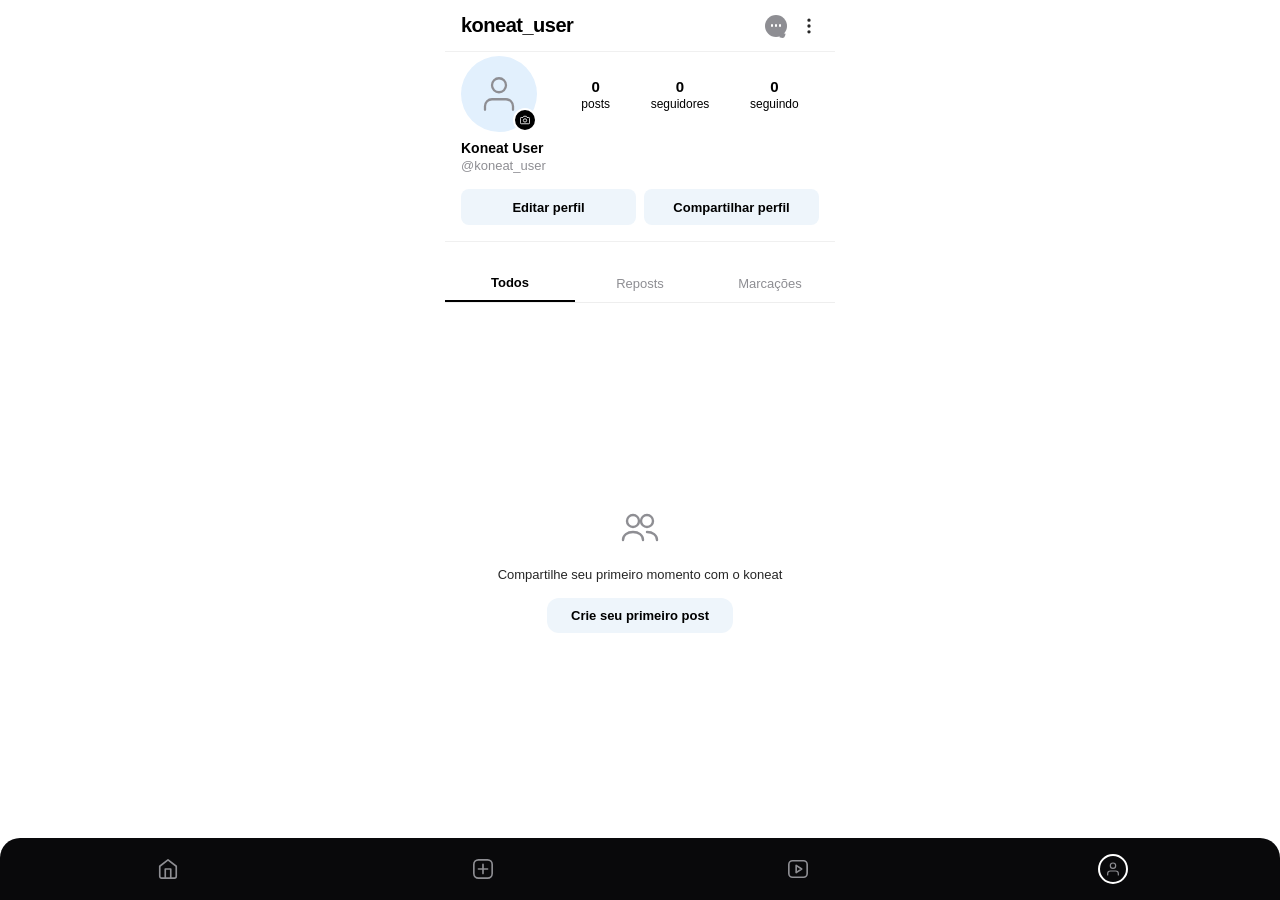
<file: passo1.html>
<!DOCTYPE html>
<html lang="pt-BR">
<head>
    <meta charset="UTF-8">
    <meta name="viewport" content="width=device-width, initial-scale=1.0, maximum-scale=1.0, user-scalable=no, viewport-fit=cover">
    <title>Koneat - Perfil</title>
    <link rel="stylesheet" href="css/style.css">
    <style>
        * {
            box-sizing: border-box;
            -webkit-tap-highlight-color: transparent;
        }

        html, body {
            margin: 0;
            padding: 0;
            width: 100%;
            overflow-x: hidden;
            background-color: #ffffff;
            color: #000000;
            font-family: -apple-system, BlinkMacSystemFont, "Segoe UI", Roboto, Helvetica, Arial, sans-serif;
        }

        .app-container {
            width: 100%;
            max-width: 390px;
            margin: 0 auto;
            min-height: 100vh;
            display: flex;
            flex-direction: column;
            position: relative;
        }

        /* Topo Header Estilo Instagram */
        .profile-header {
            display: flex;
            align-items: center;
            justify-content: space-between;
            padding: 12px 16px;
            height: 52px;
            background: #ffffff;
        }

        .header-logo {
            font-size: 20px;
            font-weight: 700;
            letter-spacing: -0.5px;
            text-transform: lowercase;
            color: #000000;
        }

        .header-actions {
            display: flex;
            align-items: center;
            gap: 12px;
        }

        .icon-btn {
            background: none;
            border: none;
            cursor: pointer;
            color: #262626;
            display: flex;
            align-items: center;
            justify-content: center;
            padding: 0;
        }

        /* Balãozinho de Mensagens com pontinha orgânica perfeita */
        .chat-bubble-icon {
            width: 22px;
            height: 22px;
            background: #8e8e93;
            border-radius: 50%;
            display: flex;
            align-items: center;
            justify-content: center;
            position: relative;
        }

        .chat-bubble-icon::after {
            content: "";
            position: absolute;
            bottom: -1px;
            right: 2px;
            width: 5px;
            height: 5px;
            background: #8e8e93;
            border-bottom-right-radius: 3px;
            transform: rotate(15deg);
        }

        .chat-dots {
            display: flex;
            align-items: center;
            justify-content: center;
            gap: 1.8px;
        }

        .chat-dot {
            width: 2.2px;
            height: 2.2px;
            background: #ffffff;
            border-radius: 50%;
        }

        /* Menu Dropdown / Folhinha dos 3 pontinhos */
        .dropdown-wrapper {
            position: relative;
        }

        .dropdown-menu {
            display: none;
            position: absolute;
            right: 0;
            top: 36px;
            background: #ffffff;
            color: #000000;
            border-radius: 16px;
            width: 190px;
            box-shadow: 0 10px 30px rgba(0,0,0,0.12);
            border: 1px solid rgba(0,0,0,0.08);
            z-index: 1000;
            overflow: hidden;
            padding: 6px 0;
        }

        .dropdown-menu.show {
            display: block;
        }

        .dropdown-item {
            display: flex;
            align-items: center;
            gap: 14px;
            padding: 12px 18px;
            color: #262626;
            text-decoration: none;
            font-size: 14px;
            font-weight: 500;
            transition: background 0.2s;
        }

        .dropdown-item:hover {
            background: rgba(0, 0, 0, 0.05);
        }

        .dropdown-item svg {
            width: 20px;
            height: 20px;
            stroke: #262626;
        }

        /* Bloco Superior: Avatar + Métricas */
        .profile-top-layout {
            display: flex;
            align-items: center;
            justify-content: space-between;
            padding: 0 16px;
            margin-top: 4px;
        }

        .avatar-container {
            position: relative;
            width: 76px;
            height: 76px;
        }

        .avatar-circle {
            width: 76px;
            height: 76px;
            border-radius: 50%;
            background: #e2f0fd;
            display: flex;
            align-items: center;
            justify-content: center;
        }

        .camera-btn {
            position: absolute;
            bottom: 0;
            right: 0;
            width: 24px;
            height: 24px;
            background: #000000;
            border: 2px solid #ffffff;
            border-radius: 50%;
            display: flex;
            align-items: center;
            justify-content: center;
            cursor: pointer;
        }

        .stats-bar-inline {
            display: flex;
            flex: 1;
            justify-content: space-around;
            text-align: center;
        }

        .stat-item {
            display: flex;
            flex-direction: column;
        }

        .stat-number {
            font-size: 15px;
            font-weight: 700;
            color: #000000;
        }

        .stat-label {
            font-size: 12px;
            color: #000000;
            margin-top: 2px;
        }

        /* Bloco de Informações Dinâmicas */
        .user-details-block {
            padding: 8px 16px 0 16px;
        }

        .user-name {
            font-size: 14px;
            font-weight: 700;
            margin: 0;
            color: #000000;
        }

        .user-tag {
            font-size: 13px;
            color: #8e8e93;
            margin: 2px 0 0 0;
        }

        .user-bio {
            font-size: 13px;
            margin: 4px 0 0 0;
            white-space: pre-wrap;
            color: #262626;
        }

        /* Botões de Ação do Perfil */
        .action-buttons {
            display: flex;
            gap: 8px;
            padding: 12px 16px 0 16px;
        }

        .btn-secondary {
            flex: 1;
            height: 36px;
            background: #eef5fb;
            border: none;
            border-radius: 8px;
            color: #000000;
            font-size: 13px;
            font-weight: 600;
            display: flex;
            align-items: center;
            justify-content: center;
            text-decoration: none;
            cursor: pointer;
        }

        /* Tabs de Conteúdo com a setinha deslizante fluida */
        .content-tabs-wrapper {
            position: relative;
            border-top: 1px solid #f0f0f0;
            margin-top: 16px;
        }

        .content-tabs {
            display: flex;
            position: relative;
            width: 100%;
        }

        .tab-btn {
            flex: 1;
            height: 44px;
            background: none;
            border: none;
            color: #8e8e93;
            display: flex;
            align-items: center;
            justify-content: center;
            cursor: pointer;
            gap: 6px;
            font-size: 13px;
            font-weight: 500;
            transition: color 0.2s ease;
        }

        .tab-btn.active {
            color: #000000;
            font-weight: 600;
        }

        .tabs-indicator {
            position: absolute;
            bottom: 0;
            left: 0;
            height: 2px;
            background: #000000;
            border-radius: 2px;
            transition: all 0.25s cubic-bezier(0.4, 0, 0.2, 1);
        }

        /* Área Vazia / Feed Painel */
        .feed-empty-state {
            display: flex;
            flex-direction: column;
            align-items: center;
            justify-content: center;
            padding: 40px 24px;
            text-align: center;
        }

        .empty-icon-wrapper {
            width: 54px;
            height: 54px;
            display: flex;
            align-items: center;
            justify-content: center;
            margin-bottom: 12px;
        }

        .empty-title {
            font-size: 13px;
            font-weight: 500;
            margin: 0 0 16px 0;
            color: #262626;
        }

        .btn-create-post {
            background: #eef5fb;
            color: #000000;
            border: none;
            padding: 10px 24px;
            border-radius: 12px;
            font-size: 13px;
            font-weight: 600;
            cursor: pointer;
            text-decoration: none;
            display: inline-block;
        }

        /* Grid de Mídias Postadas */
        .posts-grid {
            display: grid;
            grid-template-columns: repeat(3, 1fr);
            gap: 2px;
            padding: 2px 0 80px 0;
            width: 100%;
        }

        .post-grid-item {
            position: relative;
            width: 100%;
            aspect-ratio: 1 / 1;
            background: #efefef;
            overflow: hidden;
        }

        .post-grid-item img, .post-grid-item video {
            width: 100%;
            height: 100%;
            object-fit: cover;
        }

        .btn-delete-post {
            position: absolute;
            top: 6px;
            left: 6px;
            background: rgba(0, 0, 0, 0.7);
            border: none;
            color: #ffffff;
            width: 28px;
            height: 28px;
            border-radius: 50%;
            display: flex;
            align-items: center;
            justify-content: center;
            cursor: pointer;
            z-index: 10;
        }

        /* BARRA DE NAVEGAÇÃO INFERIOR ORIGINAL */
        .bottom-nav-fixed {
            position: fixed;
            bottom: 0;
            left: 0;
            right: 0;
            width: 100%;
            height: 62px;
            background: #09090b;
            border-top-left-radius: 20px;
            border-top-right-radius: 20px;
            display: flex;
            align-items: center;
            justify-content: space-around;
            z-index: 999;
            box-sizing: border-box;
            padding: 0 10px;
        }

        .nav-link {
            background: none;
            border: none;
            cursor: pointer;
            color: #8e8e93;
            display: flex;
            align-items: center;
            justify-content: center;
            text-decoration: none;
            width: 48px;
            height: 48px;
        }

        .nav-link svg {
            stroke: #8e8e93;
        }

        .profile-active-circle {
            width: 30px;
            height: 30px;
            border-radius: 50%;
            border: 2px solid #ffffff;
            background: transparent;
            display: flex;
            align-items: center;
            justify-content: center;
            box-sizing: border-box;
        }

        .profile-active-circle svg {
            stroke: #8e8e93;
        }
    </style>
</head>

    <body>

    <div class="app-container" style="padding-bottom: 70px;">
        <!-- Topo Header -->
        <header class="profile-header">
            <div class="header-logo" id="headerUsername">
                koneat_user
            </div>
            <div class="header-actions">
                <!-- Balãozinho de Mensagens -->
                <button class="icon-btn" aria-label="Mensagens">
                    <div class="chat-bubble-icon">
                        <div class="chat-dots">
                            <div class="chat-dot"></div>
                            <div class="chat-dot"></div>
                            <div class="chat-dot"></div>
                        </div>
                    </div>
                </button>

                <!-- Menu dos 3 pontinhos -->
                <div class="dropdown-wrapper">
                    <button class="icon-btn" id="menuBtn" aria-label="Opções">
                        <svg width="20" height="20" viewBox="0 0 24 24" fill="none" stroke="currentColor" stroke-width="2"><circle cx="12" cy="5" r="1"></circle><circle cx="12" cy="12" r="1"></circle><circle cx="12" cy="19" r="1"></circle></svg>
                    </button>
                    <div class="dropdown-menu" id="dropdownMenu">
                        <a href="./configuracoes.html" class="dropdown-item">
                            <svg viewBox="0 0 24 24" fill="none" stroke-width="1.8"><circle cx="12" cy="12" r="3"></circle><path d="M19.4 15a1.65 1.65 0 0 0 .33 1.82l.06.06a2 2 0 0 1 0 2.83 2 2 0 0 1-2.83 0l-.06-.06a1.65 1.65 0 0 0-1.82-.33 1.65 1.65 0 0 0-1 1.51V21a2 2 0 0 1-2 2 2 2 0 0 1-2-2v-.09A1.65 1.65 0 0 0 9 19.4a1.65 1.65 0 0 0-1.82.33l-.06.06a2 2 0 0 1-2.83 0 2 2 0 0 1 0-2.83l-.06-.06a1.65 1.65 0 0 0 .33-1.82 1.65 1.65 0 0 0-1.51-1H3a2 2 0 0 1-2-2 2 2 0 0 1 2-2h.09A1.65 1.65 0 0 0 4.6 9a1.65 1.65 0 0 0-.33-1.82l-.06-.06a2 2 0 0 1 0-2.83 2 2 0 0 1 2.83 0l.06.06a1.65 1.65 0 0 0 1.82.33H9a1.65 1.65 0 0 0 1-1.51V3a2 2 0 0 1 2-2 2 2 0 0 1 2 2v.09a1.65 1.65 0 0 0 1 1.51 1.65 1.65 0 0 0 1.82-.33l.06-.06a2 2 0 0 1 2.83 0 2 2 0 0 1 0 2.83l-.06.06a1.65 1.65 0 0 0-.33 1.82V9a1.65 1.65 0 0 0 1.51 1H21a2 2 0 0 1 2 2 2 2 0 0 1-2 2h-.09a1.65 1.65 0 0 0-1.51 1z"></path></svg>
                            Configurações
                        </a>
                        <a href="./privacidade.html" class="dropdown-item">
                            <svg viewBox="0 0 24 24" fill="none" stroke-width="1.8"><rect x="3" y="11" width="18" height="11" rx="2" ry="2"></rect><path d="M7 11V7a5 5 0 0 1 10 0v4"></path></svg>
                            Privacidade
                        </a>
                        <a href="./termos.html" class="dropdown-item">
                            <svg viewBox="0 0 24 24" fill="none" stroke-width="1.8"><path d="M14 2H6a2 2 0 0 0-2 2v16a2 2 0 0 0 2 2h12a2 2 0 0 0 2-2V8z"></path><polyline points="14 2 14 8 20 8"></polyline><line x1="16" y1="13" x2="8" y2="13"></line><line x1="16" y1="17" x2="8" y2="17"></line></svg>
                            Termos
                        </a>
                    </div>
                </div>
            </div>
        </header>

        <!-- Bloco Superior: Avatar + Métricas -->
        <section class="profile-top-layout">
            <div class="avatar-container">
                <div class="avatar-circle">
                    <svg width="42" height="42" viewBox="0 0 24 24" fill="none" stroke="#8e8e93" stroke-width="1.3" stroke-linecap="round" stroke-linejoin="round">
                        <path d="M20 21v-2a4 4 0 0 0-4-4H8a4 4 0 0 0-4 4v2"></path>
                        <circle cx="12" cy="7" r="4"></circle>
                    </svg>
                </div>
                <button class="camera-btn" aria-label="Alterar Foto">
                    <svg width="10" height="10" viewBox="0 0 24 24" fill="none" stroke="#fff" stroke-width="2"><path d="M23 19a2 2 0 0 1-2 2H3a2 2 0 0 1-2-2V8a2 2 0 0 1 2-2h4l2-3h6l2 3h4a2 2 0 0 1 2 2z"></path><circle cx="12" cy="13" r="4"></circle></svg>
                </button>
            </div>

            <div class="stats-bar-inline">
                <div class="stat-item">
                    <span class="stat-number" id="postsCount">0</span>
                    <span class="stat-label">posts</span>
                </div>
                <div class="stat-item">
                    <span class="stat-number">0</span>
                    <span class="stat-label">seguidores</span>
                </div>
                <div class="stat-item">
                    <span class="stat-number">0</span>
                    <span class="stat-label">seguindo</span>
                </div>
            </div>
        </section>

        <!-- Bloco de Informações Dinâmicas -->
        <section class="user-details-block">
            <h1 class="user-name" id="profileName">Koneat User</h1>
            <p class="user-tag" id="profileTag">@koneat_user</p>
            <p class="user-bio" id="profileBio"></p>
        </section>

        <!-- Botões de Ação do Perfil -->
        <section class="action-buttons">
            <a href="./editar-perfil.html" class="btn-secondary">Editar perfil</a>
            <button class="btn-secondary">Compartilhar perfil</button>
        </section>

        <!-- Tabs de Conteúdo com Indicador Deslizante -->
        <div class="content-tabs-wrapper">
            <nav class="content-tabs">
                <button class="tab-btn active">
                    <svg width="18" height="18" viewBox="0 0 24 24" fill="none" stroke="currentColor" stroke-width="1.8"><rect x="3" y="3" width="7" height="7"></rect><rect x="14" y="3" width="7" height="7"></rect><rect x="14" y="14" width="7" height="7"></rect><rect x="3" y="14" width="7" height="7"></rect></svg>
                    <span>Todos</span>
                </button>
                <button class="tab-btn">
                    <svg width="18" height="18" viewBox="0 0 24 24" fill="none" stroke="currentColor" stroke-width="1.8"><path d="M17 2l4 4-4 4"></path><path d="M3 11v-1a4 4 0 0 1 4-4h14"></path><path d="M7 22l-4-4 4-4"></path><path d="M21 13v1a4 4 0 0 1-4 4H3"></path></svg>
                    <span>Reposts</span>
                </button>
                <button class="tab-btn">
                    <svg width="18" height="18" viewBox="0 0 24 24" fill="none" stroke="currentColor" stroke-width="1.8" stroke-linecap="round" stroke-linejoin="round">
                        <rect x="3" y="3" width="18" height="18" rx="4" ry="4"></rect>
                        <circle cx="12" cy="10" r="3"></circle>
                        <path d="M7 18c0-2.5 2.2-4.2 5-4.2s5 1.7 5 4.2"></path>
                    </svg>
                    <span>Marcações</span>
                </button>
                <div class="tabs-indicator" id="tabsIndicator"></div>
            </nav>
        </div>

        <!-- Área Vazia / Feed Painel -->
        <section class="feed-empty-state" id="emptyState">
            <div class="empty-icon-wrapper">
                <svg width="48" height="48" viewBox="0 0 24 24" fill="none" stroke="#8e8e93" stroke-width="1.2" stroke-linecap="round" stroke-linejoin="round">
                    <circle cx="8.5" cy="8.5" r="3"></circle>
                    <path d="M3.5 18c0-2.5 2.2-4 5-4s5 1.5 5 4"></path>
                    <circle cx="15.5" cy="8.5" r="3"></circle>
                    <path d="M15.5 14c2.8 0 5 1.5 5 4"></path>
                </svg>
            </div>
<h2 class="empty-title">Compartilhe seu primeiro momento com o koneat</h2>
<a href="./criar.html" class="btn-create-post">Crie seu primeiro post</a>
              </section>
        
        <!-- Grid das Mídias Salvas -->
        <div class="posts-grid" id="userPostsGrid" style="display: none;"></div>

    </div>

    <!-- Barra de Navegação Inferior Original Mantida Intacta -->
    <nav class="bottom-nav-fixed">
        <!-- 1. Home -->
        <a href="./passo4.html" class="nav-link" aria-label="Home">
            <svg width="22" height="22" viewBox="0 0 24 24" fill="none" stroke="#8e8e93" stroke-width="1.8" stroke-linecap="round" stroke-linejoin="round">
                <path d="M3 9l9-7 9 7v11a2 2 0 0 1-2 2H5a2 2 0 0 1-2-2z"></path>
                <polyline points="9 22 9 12 15 12 15 22"></polyline>
            </svg>
        </a>

        <!-- 2. Criar / Plus -->
        <a href="./passo3.html" class="nav-link" aria-label="Criar">
            <svg width="22" height="22" viewBox="0 0 24 24" fill="none" stroke="#8e8e93" stroke-width="1.8">
                <rect x="2" y="2" width="20" height="20" rx="5" stroke="#8e8e93" stroke-width="1.8" fill="none"></rect>
                <path d="M12 7v10M7 12h10" stroke="#8e8e93" stroke-width="1.8" stroke-linecap="round"/>
            </svg>
        </a>

        <!-- 3. Vídeos Virais -->
        <a href="./passo2.html" class="nav-link" aria-label="Vídeos">
            <svg width="22" height="22" viewBox="0 0 24 24" fill="none" stroke="#8e8e93" stroke-width="1.8" stroke-linecap="round" stroke-linejoin="round"><rect x="2" y="3" width="20" height="18" rx="4"></rect><polygon points="10 8 16 12 10 16 10 8"></polygon></svg>
        </a>

        <!-- 4. Perfil (Ativo) -->
        <a href="./passo1.html" class="nav-link" aria-label="Perfil">
            <div class="profile-active-circle">
                <svg width="16" height="16" viewBox="0 0 24 24" fill="none" stroke="#8e8e93" stroke-width="1.8" stroke-linecap="round" stroke-linejoin="round">
                    <path d="M20 21v-2a4 4 0 0 0-4-4H8a4 4 0 0 0-4 4v2"></path>
                    <circle cx="12" cy="7" r="4"></circle>
                </svg>
            </div>
        </a>
    </nav>

    <script src="js/app.js"></script>
    <script>
        // Lógica do indicador deslizante das abas
        const tabBtns = document.querySelectorAll('.tab-btn');
        const tabsIndicator = document.getElementById('tabsIndicator');

        function updateTabIndicator(activeTab) {
            tabsIndicator.style.width = `${activeTab.getBoundingClientRect().width}px`;
            tabsIndicator.style.left = `${activeTab.offsetLeft}px`;
        }

        window.addEventListener('load', () => {
            const currentActive = document.querySelector('.tab-btn.active');
            if (currentActive) updateTabIndicator(currentActive);
        });

        window.addEventListener('resize', () => {
            const currentActive = document.querySelector('.tab-btn.active');
            if (currentActive) updateTabIndicator(currentActive);
        });

        tabBtns.forEach(btn => {
            btn.addEventListener('click', () => {
                tabBtns.forEach(b => b.classList.remove('active'));
                btn.classList.add('active');
                updateTabIndicator(btn);
            });
        });

        const menuBtn = document.getElementById('menuBtn');
        const dropdownMenu = document.getElementById('dropdownMenu');
        if (menuBtn) {
            menuBtn.addEventListener('click', (e) => {
                e.stopPropagation();
                dropdownMenu.classList.toggle('show');
            });
            window.addEventListener('click', () => {
                dropdownMenu.classList.remove('show');
            });
        }

        function renderUserPosts() {
            const userPosts = JSON.parse(localStorage.getItem('koneat_user_posts') || '[]');
            const postsGrid = document.getElementById('userPostsGrid');
            const emptyState = document.getElementById('emptyState');
            const postsCount = document.getElementById('postsCount');

            postsCount.textContent = userPosts.length;

            if (userPosts.length === 0) {
                emptyState.style.display = 'flex';
                postsGrid.style.display = 'none';
                postsGrid.innerHTML = '';
            } else {
                emptyState.style.display = 'none';
                postsGrid.style.display = 'grid';

                postsGrid.innerHTML = userPosts.map(post => {
                    const isVideo = post.type === 'video';
                    return `
                        <div class="post-grid-item" data-id="${post.id}">
                            <button type="button" class="btn-delete-post" onclick="deletePost('${post.id}')" title="Excluir publicação">
                                <svg width="14" height="14" viewBox="0 0 24 24" fill="none" stroke="currentColor" stroke-width="2" stroke-linecap="round" stroke-linejoin="round">
                                    <polyline points="3 6 5 6 21 6"></polyline>
                                    <path d="M19 6v14a2 2 0 0 1-2 2H7a2 2 0 0 1-2-2V6m3 0V4a2 2 0 0 1 2-2h4a2 2 0 0 1 2 2v2"></path>
                                </svg>
                            </button>

                            ${isVideo ? 
                                `<video src="${post.url}"></video>` 
                                : `<img src="${post.url}" alt="Post">`
                            }
                        </div>`;
                }).join('');
            }
        }

        function deletePost(postId) {
            if (!confirm('Deseja realmente excluir esta publicação?')) return;

            let userPosts = JSON.parse(localStorage.getItem('koneat_user_posts') || '[]');
            userPosts = userPosts.filter(p => p.id !== postId);
            localStorage.setItem('koneat_user_posts', JSON.stringify(userPosts));

            renderUserPosts();
        }

        renderUserPosts();
    </script>
</body>
                                                                                        </html>
</file>
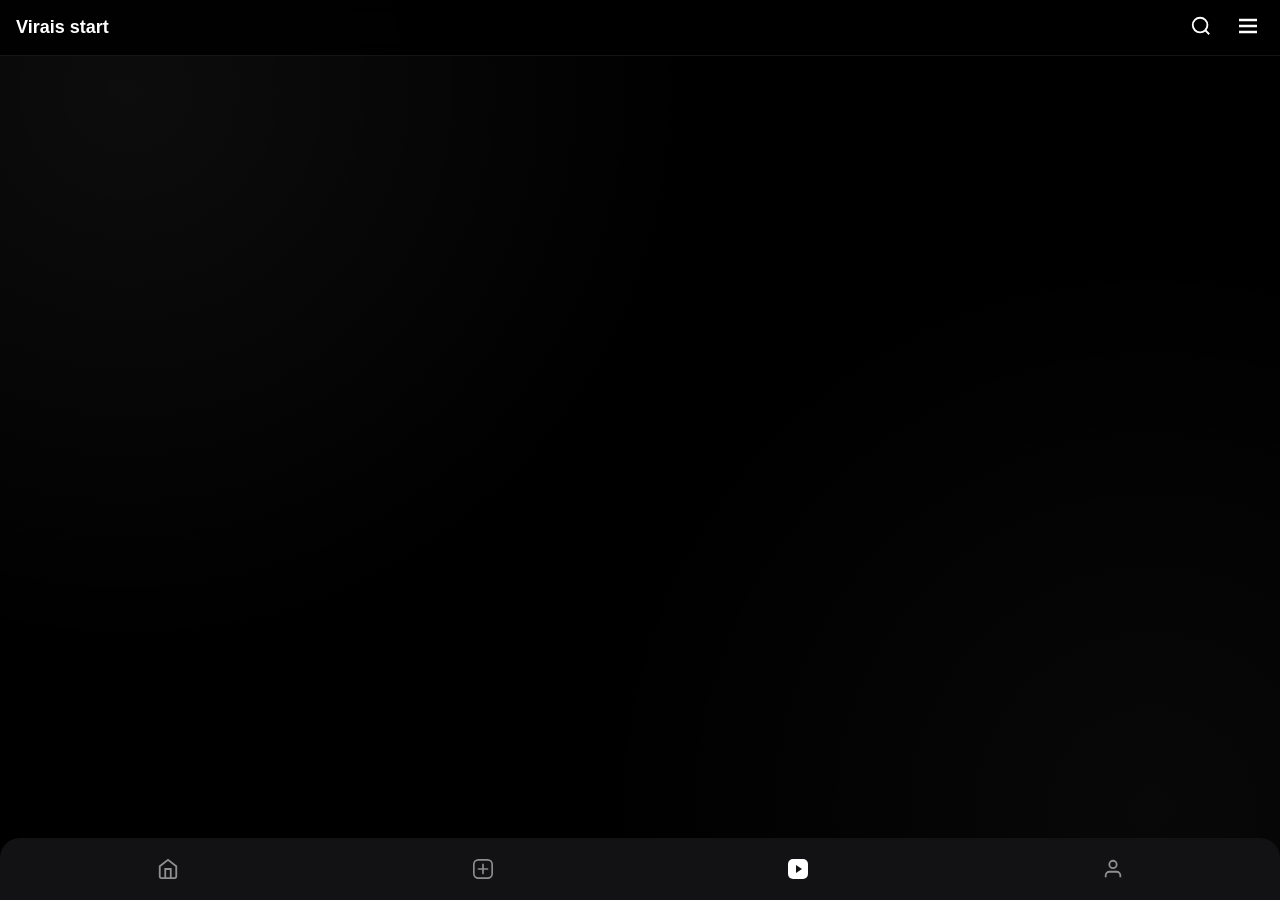
<file: passo2.html>
<!DOCTYPE html>
<html lang="pt-BR">
<head>
    <meta charset="UTF-8">
    <meta name="viewport" content="width=device-width, initial-scale=1.0">
    <title>Koneat - Vídeos Virais</title>
    <link rel="stylesheet" href="css/style.css">
    <style>
        body.dark-video-theme {
            background-color: #000000;
            color: #ffffff;
            margin: 0;
            padding: 0;
            font-family: -apple-system, BlinkMacSystemFont, "Segoe UI", Roboto, Helvetica, Arial, sans-serif;
            overflow: hidden;
            width: 100vw;
            height: 100vh;
        }

        .reels-feed-container {
            width: 100vw;
            height: 100vh;
            overflow-y: scroll;
            scroll-snap-type: y mandatory;
            scrollbar-width: none;
        }

        .reels-feed-container::-webkit-scrollbar { display: none; }

        .video-header {
            position: fixed;
            top: 0; left: 0; right: 0;
            height: 56px;
            display: flex;
            align-items: center;
            justify-content: space-between;
            padding: 0 16px;
            z-index: 50;
            background: rgba(0, 0, 0, 0.85);
            backdrop-filter: blur(8px);
            border-bottom: 1px solid rgba(255, 255, 255, 0.08);
            transition: transform 0.25s ease-in-out, opacity 0.25s ease-in-out;
        }

        .video-header.hidden {
            transform: translateY(-100%);
            opacity: 0;
            pointer-events: none;
        }

        .video-header-title {
            font-size: 18px;
            font-weight: 700;
            color: #ffffff;
            margin: 0;
        }

        .header-actions-right {
            display: flex;
            align-items: center;
            gap: 16px;
        }

        .icon-btn-top {
            background: none;
            border: none;
            cursor: pointer;
            color: #ffffff;
            padding: 4px;
        }

        .empty-feed-wrapper {
            width: 100vw;
            height: 100vh;
            display: flex;
            align-items: center;
            justify-content: center;
            color: #8e8e93;
            font-size: 15px;
            font-weight: 500;
            text-align: center;
        }

        .reel-card {
            width: 100vw;
            height: 100vh;
            scroll-snap-align: start;
            position: relative;
            background: #000000;
            display: flex;
            align-items: center;
            justify-content: center;
        }

        .reel-video-element {
            width: 100%;
            height: 100%;
            object-fit: cover;
            cursor: pointer;
        }

        /* Botão de Som Flutuante no Topo Direito do Card */
        .btn-toggle-sound {
            position: absolute;
            top: 72px;
            right: 16px;
            width: 38px;
            height: 38px;
            border-radius: 50%;
            background: rgba(0, 0, 0, 0.5);
            border: 1px solid rgba(255, 255, 255, 0.2);
            color: #ffffff;
            display: flex;
            align-items: center;
            justify-content: center;
            cursor: pointer;
            z-index: 30;
            backdrop-filter: blur(4px);
        }

        /* Ícone Central de Play/Pause ao Clicar no Vídeo */
        .play-pause-indicator {
            position: absolute;
            top: 50%;
            left: 50%;
            transform: translate(-50%, -50%) scale(0.8);
            width: 64px;
            height: 64px;
            background: rgba(0, 0, 0, 0.6);
            border-radius: 50%;
            display: flex;
            align-items: center;
            justify-content: center;
            color: #ffffff;
            opacity: 0;
            pointer-events: none;
            transition: opacity 0.2s ease, transform 0.2s ease;
            z-index: 25;
        }

        .play-pause-indicator.show {
            opacity: 1;
            transform: translate(-50%, -50%) scale(1);
        }

        /* Barra de Progresso Cinza do Vídeo na Base */
        .video-progress-bar-container {
            position: absolute;
            bottom: 62px;
            left: 0;
            right: 0;
            height: 2.5px;
            background: rgba(255, 255, 255, 0.2);
            z-index: 20;
        }

        .video-progress-bar-fill {
            height: 100%;
            width: 0%;
            background: #d1d1d6;
            transition: width 0.1s linear;
        }

        .video-footer-info {
            position: absolute;
            bottom: 80px;
            left: 16px;
            display: flex;
            flex-direction: column;
            gap: 8px;
            z-index: 10;
        }

        .creator-row {
            display: flex;
            align-items: center;
            gap: 10px;
        }

        .creator-avatar-circle {
            width: 36px;
            height: 36px;
            border-radius: 50%;
            border: 1px solid rgba(255, 255, 255, 0.5);
            display: flex;
            align-items: center;
            justify-content: center;
            background: #111111;
        }

        .creator-name {
            font-size: 15px;
            font-weight: 700;
            color: #ffffff;
        }

        .btn-follow {
            background: rgba(255, 255, 255, 0.1);
            border: 1px solid rgba(255, 255, 255, 0.6);
            color: #ffffff;
            padding: 4px 14px;
            border-radius: 12px;
            font-size: 13px;
            font-weight: 600;
            cursor: pointer;
            backdrop-filter: blur(4px);
        }

        .video-actions-sidebar {
            position: absolute;
            right: 16px;
            bottom: 85px;
            display: flex;
            flex-direction: column;
            align-items: center;
            gap: 22px;
            z-index: 10;
        }

        .action-item {
            background: none;
            border: none;
            cursor: pointer;
            color: #ffffff;
            padding: 0;
            display: flex;
            flex-direction: column;
            align-items: center;
            gap: 2px;
        }

        .action-item svg {
            width: 26px;
            height: 26px;
            filter: drop-shadow(0 2px 4px rgba(0,0,0,0.5));
        }

        .action-item.liked svg { fill: #e74c3c; stroke: #e74c3c; }
        .action-item.saved svg { fill: #ffffff; stroke: #ffffff; }
        .action-item.reposted svg { stroke: #00ff88; }

        .dropdown-menu-decisions {
            position: fixed;
            top: 50px; right: 16px;
            background: #ffffff;
            width: 200px;
            border-radius: 16px;
            box-shadow: 0 4px 20px rgba(0,0,0,0.5);
            display: none;
            flex-direction: column;
            padding: 8px 0;
            z-index: 100;
            color: #000000;
        }

        .dropdown-menu-decisions.show { display: flex; }

        .decision-header {
            display: flex; align-items: center; gap: 10px;
            padding: 10px 16px; font-size: 14px; font-weight: 700;
            border-bottom: 1px solid #f0f0f0;
        }

        .decision-item {
            display: flex; align-items: center; gap: 10px;
            padding: 10px 16px; font-size: 13px; font-weight: 600;
            color: #333333; cursor: pointer;
        }

        .decision-footer {
            padding: 8px 16px; font-size: 11px; color: #8e8e93;
            border-top: 1px solid #f0f0f0;
        }

        .bottom-nav-fixed {
            position: fixed;
            bottom: 0; left: 0; right: 0;
            width: 100%; height: 62px;
            background: #121214;
            border-top-left-radius: 20px;
            border-top-right-radius: 20px;
            display: flex;
            align-items: center;
            justify-content: space-around;
            z-index: 999;
            box-sizing: border-box;
            padding: 0 10px;
        }

        .nav-link {
            background: none; border: none; cursor: pointer;
            color: #8e8e93; display: flex; align-items: center;
            justify-content: center; text-decoration: none;
            width: 48px; height: 48px;
        }

        .nav-link.active-video .video-box-filled { fill: #ffffff; }
        .nav-link.active-video .video-play-inner { fill: #121214; }
    </style>
</head>
<body class="dark-video-theme">

    <header class="video-header" id="mainHeader">
        <h1 class="video-header-title">Virais start</h1>
        <div class="header-actions-right">
            <button type="button" class="icon-btn-top" aria-label="Buscar">
                <svg width="22" height="22" viewBox="0 0 24 24" fill="none" stroke="currentColor" stroke-width="2"><circle cx="11" cy="11" r="8"></circle><line x1="21" y1="21" x2="16.65" y2="16.65"></line></svg>
            </button>
            <button type="button" class="icon-btn-top" id="menuDecisionsBtn" aria-label="Menu">
                <svg width="24" height="24" viewBox="0 0 24 24" fill="none" stroke="currentColor" stroke-width="2.5"><line x1="3" y1="12" x2="21" y2="12"></line><line x1="3" y1="6" x2="21" y2="6"></line><line x1="3" y1="18" x2="21" y2="18"></line></svg>
            </button>
        </div>
    </header>

    <div class="dropdown-menu-decisions" id="dropdownDecisions">
        <div class="decision-header">Decisões</div>
        <div class="decision-item">Não tenho interesse</div>
        <div class="decision-item">Denunciar</div>
        <div class="decision-item" style="color: #e74c3c;">Bloquear</div>
        <div class="decision-footer">Koneat start · 1.1.4</div>
    </div>

    <main class="reels-feed-container" id="reelsContainer"></main>

    <nav class="bottom-nav-fixed">
        <!-- 1. Vai para o Passo 4 (Home / Feed) -->
        <a href="./passo4.html" class="nav-link">
            <svg width="22" height="22" viewBox="0 0 24 24" fill="none" stroke="currentColor" stroke-width="2"><path d="M3 9l9-7 9 7v11a2 2 0 0 1-2 2H5a2 2 0 0 1-2-2z"></path><polyline points="9 22 9 12 15 12 15 22"></polyline></svg>
        </a>

        <!-- 2. Vai para o Passo 3 (Criar / Plus - Inativo com gradinha oca e sinal de + cinza) -->
        <a href="./passo3.html" class="nav-link">
            <svg width="22" height="22" viewBox="0 0 24 24" fill="none">
                <rect x="2" y="2" width="20" height="20" rx="5" stroke="#8e8e93" stroke-width="1.8" fill="none"></rect>
                <path d="M12 7v10M7 12h10" stroke="#8e8e93" stroke-width="1.8" stroke-linecap="round"/>
            </svg>
        </a>

        <!-- 3. Continua no Passo 2 (Vídeos - Ativo) -->
        <a href="./passo2.html" class="nav-link active-video">
            <svg width="24" height="24" viewBox="0 0 24 24"><rect class="video-box-filled" x="2" y="2" width="20" height="20" rx="5" fill="#ffffff"></rect><polygon class="video-play-inner" points="10,8 16,12 10,16" fill="#121214"></polygon></svg>
        </a>

        <!-- 4. Vai para o Passo 1 (Perfil) -->
        <a href="./passo1.html" class="nav-link">
            <svg width="22" height="22" viewBox="0 0 24 24" fill="none" stroke="currentColor" stroke-width="2"><path d="M20 21v-2a4 4 0 0 0-4-4H8a4 4 0 0 0-4 4v2"></path><circle cx="12" cy="7" r="4"></circle></svg>
        </a>
    </nav>

    <script>
        const reelsContainer = document.getElementById('reelsContainer');
        const mainHeader = document.getElementById('mainHeader');

        reelsContainer.addEventListener('scroll', () => {
            if (reelsContainer.scrollTop > 50) {
                mainHeader.classList.add('hidden');
            } else {
                mainHeader.classList.remove('hidden');
            }
        });

        function renderViraisFeed() {
            // Lê tanto a chave dedicada quanto os posts de vídeo do usuário para garantir compatibilidade total
            let viraisFeed = JSON.parse(localStorage.getItem('koneat_virais_feed') || '[]');
            const userPosts = JSON.parse(localStorage.getItem('koneat_user_posts') || '[]');
            
            // Filtra e sincroniza vídeos do usuário caso tenham ido apenas para o perfil
            userPosts.forEach(p => {
                if (p.type === 'video' && !viraisFeed.some(v => v.id === p.id)) {
                    viraisFeed.push(p);
                }
            });

            if (viraisFeed.length === 0) {
                reelsContainer.innerHTML = `<div class="empty-feed-wrapper">Os vídeos virais aparecerão aqui.</div>`;
            } else {
                reelsContainer.innerHTML = viraisFeed.map((item) => {
                    const isLiked = localStorage.getItem(`koneat_like_${item.id}`) === 'true';
                    const isReposted = localStorage.getItem(`koneat_repost_${item.id}`) === 'true';
                    const isSaved = localStorage.getItem(`koneat_save_${item.id}`) === 'true';
                    const authorName = item.author || 'Eributtler';

                    return `
                        <article class="reel-card" data-video-id="${item.id}">
                            <video class="reel-video-element" src="${item.url}" autoplay loop muted playsinline preload="auto"></video>

                            <!-- Indicador Visual Central de Play/Pause -->
                            <div class="play-pause-indicator">
                                <svg class="icon-play" width="28" height="28" viewBox="0 0 24 24" fill="#ffffff" style="display:none;"><polygon points="5 3 19 12 5 21 5 3"></polygon></svg>
                                <svg class="icon-pause" width="28" height="28" viewBox="0 0 24 24" fill="#ffffff"><rect x="6" y="4" width="4" height="16"></rect><rect x="14" y="4" width="4" height="16"></rect></svg>
                            </div>

                            <!-- Botão de Som Flutuante no Topo Direito -->
                            <button type="button" class="btn-toggle-sound" aria-label="Ativar som">
                                <svg class="sound-off-icon" width="18" height="18" viewBox="0 0 24 24" fill="none" stroke="currentColor" stroke-width="2"><polygon points="11 5 6 9 2 9 2 15 6 15 11 19 11 5"></polygon><line x1="23" y1="9" x2="17" y2="15"></line><line x1="17" y1="9" x2="23" y2="15"></line></svg>
                                <svg class="sound-on-icon" width="18" height="18" viewBox="0 0 24 24" fill="none" stroke="currentColor" stroke-width="2" style="display:none;"><polygon points="11 5 6 9 2 9 2 15 6 15 11 19 11 5"></polygon><path d="M19.07 4.93a10 10 0 0 1 0 14.14M15.54 8.46a5 5 0 0 1 0 7.07"></path></svg>
                            </button>

                            <!-- Barra de Progresso Cinza -->
                            <div class="video-progress-bar-container">
                                <div class="video-progress-bar-fill"></div>
                            </div>

                            <div class="video-footer-info">
                                <div class="creator-row">
                                    <div class="creator-avatar-circle">
                                        <svg width="20" height="20" viewBox="0 0 24 24" fill="none" stroke="#8e8e93" stroke-width="1.8"><path d="M20 21v-2a4 4 0 0 0-4-4H8a4 4 0 0 0-4 4v2"></path><circle cx="12" cy="7" r="4"></circle></svg>
                                    </div>
                                    <span class="creator-name">${authorName}</span>
                                    <button type="button" class="btn-follow">Seguir</button>
                                </div>
                            </div>

                            <div class="video-actions-sidebar">
                                <button type="button" class="action-item btn-like ${isLiked ? 'liked' : ''}">
                                    <svg viewBox="0 0 24 24" fill="none" stroke="currentColor" stroke-width="2"><path d="M20.84 4.61a5.5 5.5 0 0 0-7.78 0L12 5.67l-1.06-1.06a5.5 5.5 0 0 0-7.78 7.78l1.06 1.06L12 21.23l7.78-7.78 1.06-1.06a5.5 5.5 0 0 0 0-7.78z"></path></svg>
                                </button>
                                <button type="button" class="action-item btn-comment">
                                    <svg viewBox="0 0 24 24" fill="none" stroke="currentColor" stroke-width="2"><path d="M21 15a2 2 0 0 1-2 2H7l-4 4V5a2 2 0 0 1 2-2h14a2 2 0 0 1 2 2z"></path></svg>
                                </button>
                                <button type="button" class="action-item btn-repost ${isReposted ? 'reposted' : ''}">
                                    <svg viewBox="0 0 24 24" fill="none" stroke="currentColor" stroke-width="2"><path d="M17 2l4 4-4 4"></path><path d="M3 11v-1a4 4 0 0 1 4-4h14"></path><path d="M7 22l-4-4 4-4"></path><path d="M21 13v1a4 4 0 0 1-4 4H3"></path></svg>
                                </button>
                                <button type="button" class="action-item btn-save ${isSaved ? 'saved' : ''}">
                                    <svg viewBox="0 0 24 24" fill="none" stroke="currentColor" stroke-width="2"><path d="M19 21l-7-5-7 5V5a2 2 0 0 1 2-2h10a2 2 0 0 1 2 2z"></path></svg>
                                </button>
                                <button type="button" class="action-item btn-share">
                                    <svg viewBox="0 0 24 24" fill="none" stroke="currentColor" stroke-width="2.2" stroke-linecap="round" stroke-linejoin="round"><path d="M4 12v-1a7 7 0 0 1 7-7h9"></path><polyline points="16 8 20 4 16 0"></polyline></svg>
                                </button>
                            </div>
                        </article>
                    `;
                }).join('');

                // Interações, Áudio, Play/Pause e Progresso Real
                document.querySelectorAll('.reel-card').forEach(card => {
                    const video = card.querySelector('.reel-video-element');
                    const progressFill = card.querySelector('.video-progress-bar-fill');
                    const soundBtn = card.querySelector('.btn-toggle-sound');
                    const soundOffIcon = card.querySelector('.sound-off-icon');
                    const soundOnIcon = card.querySelector('.sound-on-icon');
                    const playPauseIndicator = card.querySelector('.play-pause-indicator');
                    const iconPlay = card.querySelector('.icon-play');
                    const iconPause = card.querySelector('.icon-pause');

                    // Força a reprodução do vídeo Base64
                    video.play().catch(() => {});

                    // Atualizar barra de progresso em tempo real
                    video?.addEventListener('timeupdate', () => {
                        if (video.duration) {
                            const percent = (video.currentTime / video.duration) * 100;
                            if (progressFill) progressFill.style.width = `${percent}%`;
                        }
                    });

                    // Ligar/Desligar Som individual por vídeo
                    soundBtn?.addEventListener('click', (e) => {
                        e.stopPropagation();
                        video.muted = !video.muted;
                        if (video.muted) {
                            soundOffIcon.style.display = 'block';
                            soundOnIcon.style.display = 'none';
                        } else {
                            soundOffIcon.style.display = 'none';
                            soundOnIcon.style.display = 'block';
                        }
                    });

                    // Play / Pause ao tocar no vídeo
                    video?.addEventListener('click', () => {
                        if (video.paused) {
                            video.play();
                            iconPlay.style.display = 'none';
                            iconPause.style.display = 'block';
                        } else {
                            video.pause();
</file>
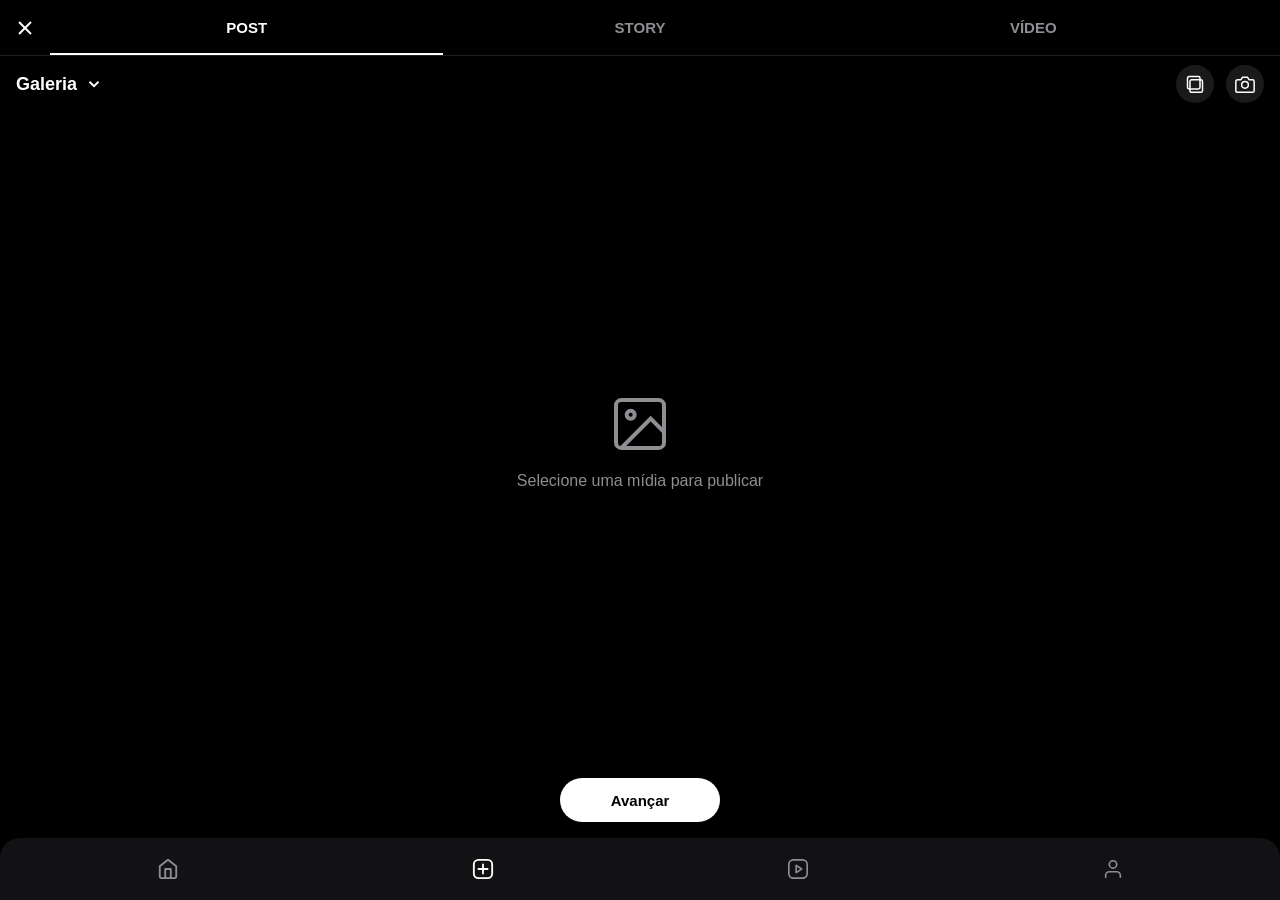
<file: passo3.html>
<!DOCTYPE html>
<html lang="pt-BR">
<head>
    <meta charset="UTF-8">
    <meta name="viewport" content="width=device-width, initial-scale=1.0, maximum-scale=1.0, user-scalable=no, viewport-fit=cover">
    <meta name="theme-color" content="#000000">
    <title>Koneat - Criar publicação</title>

    <style>
        * {
            box-sizing: border-box;
            -webkit-tap-highlight-color: transparent;
        }

        html, body {
            width: 100%;
            height: 100%;
            margin: 0;
            background: #000000;
            color: #ffffff;
            font-family: -apple-system, BlinkMacSystemFont, "Segoe UI", Roboto, Helvetica, Arial, sans-serif;
            overflow: hidden;
        }

        button, a {
            font: inherit;
        }

        /* CABEÇALHO OTIMIZADO */
        .create-header {
            width: 100%;
            height: 56px;
            display: flex;
            align-items: center;
            border-bottom: 1px solid #1f1f1f;
            position: relative;
            background: #000000;
        }

        .close-link {
            width: 50px;
            height: 100%;
            display: flex;
            align-items: center;
            justify-content: center;
            color: #ffffff;
            text-decoration: none;
            flex-shrink: 0;
        }

        .close-link svg {
            width: 24px;
            height: 24px;
        }

        .create-tabs {
            height: 100%;
            flex: 1;
            display: flex;
            align-items: stretch;
            justify-content: center;
            padding-right: 50px;
        }

        .create-tab {
            position: relative;
            min-width: 33.33%;
            height: 100%;
            border: 0;
            background: transparent;
            color: #8e8e93;
            font-size: 15px;
            font-weight: 600;
            cursor: pointer;
        }

        .create-tab.active {
            color: #ffffff;
        }

        .create-tab.active::after {
            content: "";
            position: absolute;
            height: 2px;
            background: #ffffff;
            left: 0;
            right: 0;
            bottom: 0;
        }

        /* GALERIA E FERRAMENTAS */
        .gallery-toolbar {
            height: 56px;
            width: 100%;
            display: flex;
            align-items: center;
            justify-content: space-between;
            padding: 0 16px;
        }

        .gallery-select {
            display: flex;
            align-items: center;
            gap: 8px;
            border: 0;
            padding: 0;
            background: transparent;
            color: #ffffff;
            font-size: 18px;
            font-weight: 600;
            cursor: pointer;
        }

        .gallery-select svg {
            width: 18px;
            height: 18px;
        }

        .toolbar-actions {
            display: flex;
            align-items: center;
            gap: 12px;
        }

        .round-tool {
            width: 38px;
            height: 38px;
            border: 0;
            border-radius: 50%;
            background: rgba(255, 255, 255, 0.1);
            color: #ffffff;
            display: flex;
            align-items: center;
            justify-content: center;
            cursor: pointer;
        }

        .round-tool svg {
            width: 20px;
            height: 20px;
        }

        input[type="file"] {
            display: none;
        }

        /* ÁREA CENTRAL */
        .media-area {
            position: absolute;
            top: 112px;
            left: 0;
            right: 0;
            bottom: 130px;
            display: flex;
            align-items: center;
            justify-content: center;
            overflow: hidden;
            padding: 10px;
        }

        .empty-state {
            display: flex;
            flex-direction: column;
            align-items: center;
            justify-content: center;
            gap: 16px;
            color: #8e8e93;
            text-align: center;
        }

        .empty-state svg {
            width: 64px;
            height: 64px;
        }

        .empty-state p {
            margin: 0;
            font-size: 16px;
            font-weight: 500;
        }

        .media-preview {
            display: none;
            width: 100%;
            height: 100%;
            max-width: 100%;
            max-height: 100%;
            object-fit: contain;
        }

        /* BOTÃO AVANÇAR */
        .advance-button {
            position: fixed;
            left: 50%;
            bottom: 78px;
            transform: translateX(-50%);
            width: auto;
            min-width: 160px;
            padding: 0 32px;
            height: 44px;
            border: 0;
            border-radius: 22px;
            background: #ffffff;
            color: #000000;
            font-size: 15px;
            font-weight: 600;
            cursor: pointer;
            z-index: 30;
        }

        /* NAVEGAÇÃO INFERIOR OTIMIZADA */
        .bottom-nav {
            position: fixed;
            left: 0;
            right: 0;
            bottom: 0;
            height: 62px;
            background: #121214;
            border-top-left-radius: 20px;
            border-top-right-radius: 20px;
            display: flex;
            align-items: center;
            justify-content: space-around;
            z-index: 40;
            padding: 0 10px;
        }

        .nav-link {
            width: 48px;
            height: 48px;
            display: flex;
            align-items: center;
            justify-content: center;
            color: #8e8e93;
            text-decoration: none;
            flex-shrink: 0;
        }

        .nav-link svg {
            width: 22px;
            height: 22px;
        }

        /* ESTILO DO ITEM ATIVO (PLUS) */
        .nav-link.active .nav-box-bg {
            stroke: #ffffff;
            fill: none;
        }

        .nav-link.active .nav-icon-inner {
            stroke: #ffffff;
            fill: #ffffff;
        }
    </style>
</head>

<body>

    <!-- CABEÇALHO -->
    <header class="create-header">
        <a href="./passo4.html" class="close-link" aria-label="Fechar">
            <svg viewBox="0 0 24 24" fill="none" stroke="currentColor" stroke-width="2">
                <line x1="18" y1="6" x2="6" y2="18"/>
                <line x1="6" y1="6" x2="18" y2="18"/>
            </svg>
        </a>

        <nav class="create-tabs">
            <button class="create-tab active" data-type="post">POST</button>
            <button class="create-tab" data-type="story">STORY</button>
            <button class="create-tab" data-type="video">VÍDEO</button>
        </nav>
    </header>

    <!-- GALERIA -->
    <section class="gallery-toolbar">
        <button class="gallery-select" id="openGallery">
            Galeria
            <svg viewBox="0 0 24 24" fill="none" stroke="currentColor" stroke-width="2.5">
                <polyline points="6 9 12 15 18 9"/>
            </svg>
        </button>

        <div class="toolbar-actions">
            <button class="round-tool" id="openGalleryIcon" aria-label="Abrir galeria">
                <svg viewBox="0 0 24 24" fill="none" stroke="currentColor" stroke-width="1.8">
                    <rect x="3" y="3" width="15" height="15" rx="2"/>
                    <path d="M8 7h11a2 2 0 0 1 2 2v11a2 2 0 0 1-2 2H8a2 2 0 0 1-2-2V9a2 2 0 0 1 2-2z"/>
                </svg>
            </button>

            <button class="round-tool" id="openCamera" aria-label="Abrir câmera">
                <svg viewBox="0 0 24 24" fill="none" stroke="currentColor" stroke-width="1.8">
                    <path d="M3 7h4l2-3h6l2 3h4a2 2 0 0 1 2 2v11a2 2 0 0 1-2 2H3a2 2 0 0 1-2-2V9a2 2 0 0 1 2-2z"/>
                    <circle cx="12" cy="13" r="4"/>
                </svg>
            </button>
        </div>
    </section>

    <!-- INPUTS -->
    <input type="file" id="galleryInput" accept="image/*,video/*">
    <input type="file" id="cameraInput" accept="image/*" capture="environment">

    <!-- ÁREA CENTRAL -->
    <main class="media-area">
        <div class="empty-state" id="emptyState">
            <svg viewBox="0 0 24 24" fill="none" stroke="currentColor" stroke-width="1.5">
                <rect x="3" y="3" width="18" height="18" rx="2" ry="2"/>
                <circle cx="8.5" cy="8.5" r="1.5"/>
                <polyline points="21 15 16 10 5 21"/>
            </svg>
            <p>Selecione uma mídia para publicar</p>
        </div>

        <img id="imagePreview" class="media-preview" alt="Prévia">
        <video id="videoPreview" class="media-preview" controls playsinline></video>
    </main>

    <!-- AVANÇAR -->
    <button class="advance-button" id="advanceButton">Avançar</button>

    <!-- NAVEGAÇÃO INFERIOR -->
    <nav class="bottom-nav">
        <!-- 1. Home (Passo 4) -->
        <a href="./passo4.html" class="nav-link" aria-label="Home">
            <svg viewBox="0 0 24 24" fill="none" stroke="currentColor" stroke-width="2" stroke-linecap="round" stroke-linejoin="round">
                <path d="M3 9l9-7 9 7v11a2 2 0 0 1-2 2H5a2 2 0 0 1-2-2z"/>
                <polyline points="9 22 9 12 15 12 15 22"/>
            </svg>
        </a>

        <!-- 2. Criar / Plus (Passo 3 - Ativo) -->
        <a href="./passo3.html" class="nav-link active" aria-label="Criar">
            <svg viewBox="0 0 24 24">
                <rect class="nav-box-bg" x="2" y="2" width="20" height="20" rx="5" stroke="#ffffff" stroke-width="2" fill="none"></rect>
                <path class="nav-icon-inner" d="M12 7v10M7 12h10" stroke="#ffffff" stroke-width="2" stroke-linecap="round"/>
            </svg>
        </a>

        <!-- 3. Vídeos Virais (Passo 2) -->
        <a href="./passo2.html" class="nav-link" aria-label="Vídeos">
            <svg viewBox="0 0 24 24" fill="none" stroke="currentColor" stroke-width="1.8" stroke-linejoin="round">
                <rect x="2" y="2" width="20" height="20" rx="5"/>
                <polygon points="10,8 16,12 10,16"/>
            </svg>
        </a>

        <!-- 4. Perfil (Inativo padronizado com ombros retos e linha horizontal) -->
        <a href="./passo1.html" class="nav-link" aria-label="Perfil">
            <svg viewBox="0 0 24 24" fill="none" stroke="currentColor" stroke-width="1.8" stroke-linecap="round" stroke-linejoin="round">
                <path d="M20 21v-2a4 4 0 0 0-4-4H8a4 4 0 0 0-4 4v2"></path>
                <circle cx="12" cy="7" r="4"></circle>
            </svg>
        </a>
    </nav>

    <!-- JAVASCRIPT -->
    <script>
        const galleryInput = document.getElementById("galleryInput");
        const cameraInput = document.getElementById("cameraInput");
        const emptyState = document.getElementById("emptyState");
        const imagePreview = document.getElementById("imagePreview");
        const videoPreview = document.getElementById("videoPreview");

        let selectedFile = null;
        let currentMediaUrl = null;

        document.getElementById("openGallery").addEventListener("click", () => galleryInput.click());
        document.getElementById("openGalleryIcon").addEventListener("click", () => galleryInput.click());
        document.getElementById("openCamera").addEventListener("click", () => cameraInput.click());

        function showSelectedMedia(file) {
            if (!file) return;
            selectedFile = file;
            if (currentMediaUrl) URL.revokeObjectURL(currentMediaUrl);
            currentMediaUrl = URL.createObjectURL(file);

            emptyState.style.display = "none";
            imagePreview.style.display = "none";
            videoPreview.style.display = "none";

            if (file.type.startsWith("video/")) {
                imagePreview.removeAttribute("src");
                videoPreview.src = currentMediaUrl;
                videoPreview.style.display = "block";
            } else {
                videoPreview.pause();
                videoPreview.removeAttribute("src");
                imagePreview.src = currentMediaUrl;
                imagePreview.style.display = "block";
            }
        }

        galleryInput.addEventListener("change", e => showSelectedMedia(e.target.files[0]));
        cameraInput.addEventListener("change", e => showSelectedMedia(e.target.files[0]));

        document.querySelectorAll(".create-tab").forEach(tab => {
            tab.addEventListener("click", () => {
                document.querySelectorAll(".create-tab").forEach(item => item.classList.remove("active"));
                tab.classList.add("active");
            });
        });

        document.getElementById("advanceButton").addEventListener("click", () => {
            if (!selectedFile) {
                galleryInput.click();
                return;
            }
            const reader = new FileReader();
            reader.onload = function(event) {
                const newPost = {
                    id: 'post_' + Date.now(),
                    url: event.target.result,
                    type: selectedFile.type.startsWith('video/') ? 'video' : 'image',
                    author: 'koneat_user'
                };
                let userPosts = JSON.parse(localStorage.getItem('koneat_user_posts') || '[]');
                userPosts.unshift(newPost);
                localStorage.setItem('koneat_user_posts', JSON.stringify(userPosts));
                window.location.href = "./passo4.html";
            };
            reader.readAsDataURL(selectedFile);
        });
    </script>
</body>
                </html>
</file>
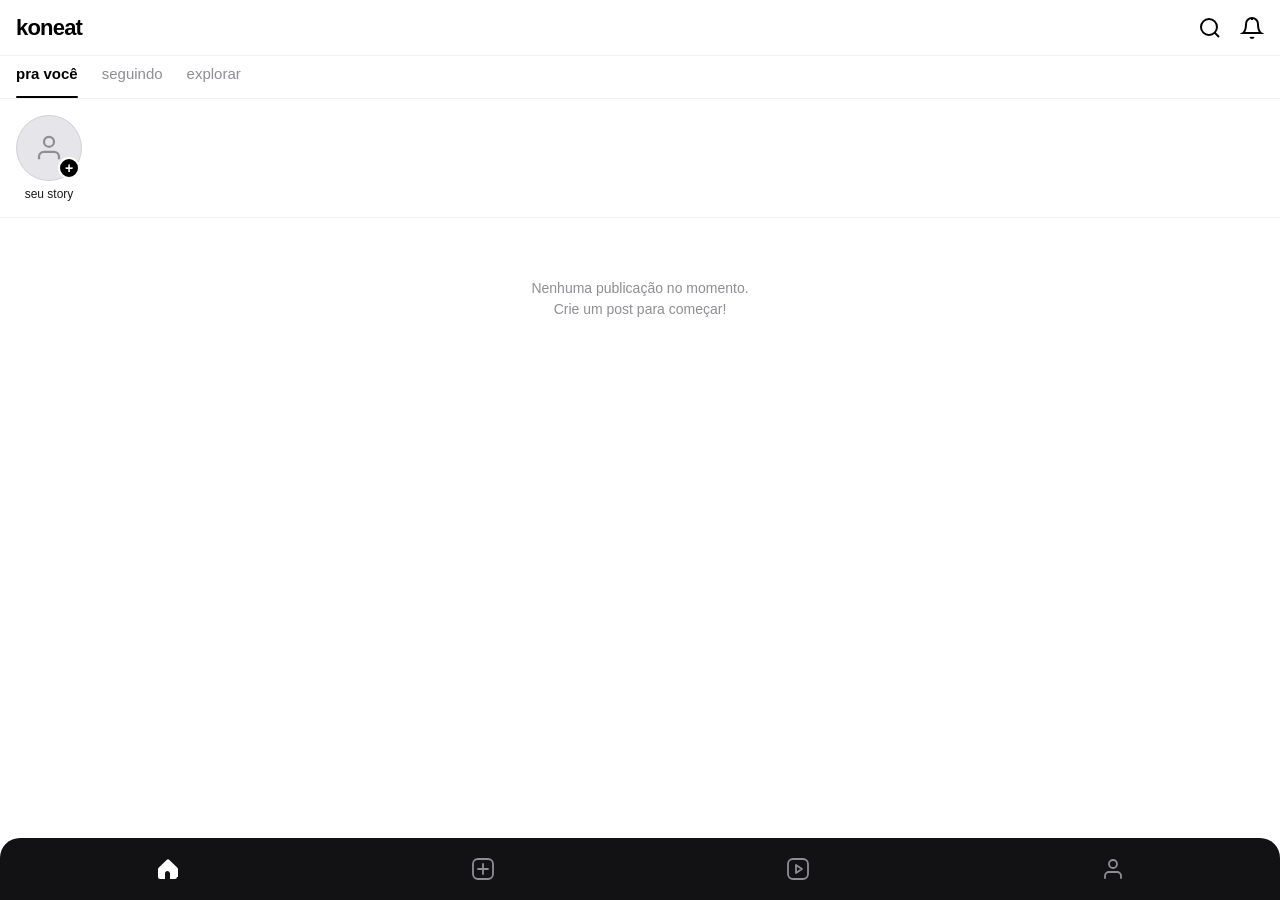
<file: passo4.html>
<!DOCTYPE html>
<html lang="pt-BR">
<head>
    <meta charset="UTF-8">
    <meta name="viewport" content="width=device-width, initial-scale=1.0, viewport-fit=cover">
    <meta name="theme-color" content="#ffffff">
    <title>Koneat - Home</title>

    <style>
        * {
            box-sizing: border-box;
            -webkit-tap-highlight-color: transparent;
        }

        html, body {
            width: 100%;
            min-height: 100vh;
            margin: 0;
            padding: 0;
            background: #ffffff;
            color: #000000;
            font-family: -apple-system, BlinkMacSystemFont, "Segoe UI", Roboto, Helvetica, Arial, sans-serif;
            overflow-x: hidden;
        }

        button {
            font-family: inherit;
        }

        /* CABEÇALHO COM LINHA SEPARADORA */
        .home-header {
            position: sticky;
            top: 0;
            left: 0;
            width: 100%;
            height: 56px;
            background: #ffffff;
            display: flex;
            align-items: center;
            justify-content: space-between;
            padding: 0 16px;
            z-index: 100;
            border-bottom: 1px solid rgba(0, 0, 0, 0.06);
        }

        .home-logo {
            margin: 0;
            font-size: 22px;
            font-weight: 800;
            letter-spacing: -0.8px;
            color: #000000;
        }

        .home-header-icons {
            display: flex;
            align-items: center;
            gap: 18px;
        }

        .icon-top-btn {
            background: none;
            border: none;
            color: #000000;
            padding: 0;
            display: flex;
            align-items: center;
            justify-content: center;
            cursor: pointer;
        }

        .icon-top-btn svg {
            width: 24px;
            height: 24px;
        }

        /* SUBNAV COM INDICADOR MÓVEL FLUIDO */
        .home-subnav {
            position: sticky;
            top: 56px;
            width: 100%;
            height: 42px;
            background: #ffffff;
            display: flex;
            align-items: center;
            gap: 24px;
            padding: 0 16px;
            z-index: 90;
            border-bottom: 1px solid rgba(0, 0, 0, 0.06);
        }

        .subnav-tab {
            position: relative;
            background: none;
            border: none;
            padding: 0 0 8px 0;
            font-size: 15px;
            font-weight: 500;
            color: #8e8e93;
            cursor: pointer;
            transition: color 0.2s ease;
            white-space: nowrap;
        }

        .subnav-tab.active {
            color: #000000;
            font-weight: 700;
        }

        /* Indicador animado que desliza entre as abas */
        .subnav-indicator {
            position: absolute;
            bottom: 0;
            left: 0;
            height: 2px;
            background: #000000;
            border-radius: 2px;
            transition: all 0.25s cubic-bezier(0.4, 0, 0.2, 1);
        }

        /* WRAPPER PARA POSICIONAR O INDICADOR CORRETAMENTE */
        .subnav-wrapper {
            position: sticky;
            top: 56px;
            background: #ffffff;
            z-index: 90;
            border-bottom: 1px solid rgba(0, 0, 0, 0.06);
        }

        .home-subnav-inner {
            display: flex;
            align-items: center;
            gap: 24px;
            padding: 0 16px;
            height: 42px;
            position: relative;
        }

        /* FEED CONTAINER */
        .home-feed-container {
            width: 100%;
            padding-bottom: 80px;
        }

        /* STORIES */
        .stories-bar {
            width: 100%;
            display: flex;
            align-items: flex-start;
            gap: 12px;
            padding: 16px;
            border-bottom: 1px solid rgba(0, 0, 0, 0.05);
            overflow-x: auto;
            scrollbar-width: none;
        }

        .stories-bar::-webkit-scrollbar {
            display: none;
        }

        .story-item {
            display: flex;
            flex-direction: column;
            align-items: center;
            gap: 6px;
            flex-shrink: 0;
            cursor: pointer;
        }

        .story-avatar {
            width: 66px;
            height: 66px;
            border-radius: 50%;
            background: #e5e5ea;
            border: 1px solid #d1d1d6;
            display: flex;
            align-items: center;
            justify-content: center;
            position: relative;
        }

        .story-avatar svg {
            width: 30px;
            height: 30px;
            color: #8e8e93;
        }

        .story-add-badge {
            position: absolute;
            bottom: 1px;
            right: 1px;
            width: 22px;
            height: 22px;
            border-radius: 50%;
            background: #000000;
            color: #ffffff;
            border: 2px solid #ffffff;
            display: flex;
            align-items: center;
            justify-content: center;
            font-size: 14px;
            font-weight: 700;
            line-height: 1;
        }

        .story-username {
            font-size: 12px;
            color: #1c1c1e;
            font-weight: 400;
        }

        /* PUBLICAÇÕES / POSTS */
        .post-card {
            width: 100%;
            background: #ffffff;
            border-bottom: 1px solid #efeff4;
            margin-bottom: 12px;
        }

        .post-header {
            width: 100%;
            height: 56px;
            display: flex;
            align-items: center;
            justify-content: space-between;
            padding: 0 16px;
        }

        .post-author-info {
            display: flex;
            align-items: center;
            gap: 10px;
        }

        .author-avatar {
            width: 32px;
            height: 32px;
            border-radius: 50%;
            background: #000000;
            color: #ffffff;
            display: flex;
            align-items: center;
            justify-content: center;
            font-size: 13px;
            font-weight: 700;
        }

        .author-name {
            font-size: 14px;
            font-weight: 600;
            color: #000000;
        }

        .btn-follow-home {
            background: #000000;
            color: #ffffff;
            border: none;
            padding: 6px 16px;
            border-radius: 16px;
            font-size: 13px;
            font-weight: 600;
            cursor: pointer;
        }

        .post-media-wrapper {
            width: 100%;
            aspect-ratio: 1 / 1;
            background: #f2f2f7;
            position: relative;
            display: flex;
            align-items: center;
            justify-content: center;
            overflow: hidden;
        }

        .post-media-wrapper img,
        .post-media-wrapper video {
            width: 100%;
            height: 100%;
            object-fit: cover;
        }

        .post-media-wrapper video {
            object-fit: contain;
            background: #000;
        }

        .post-sound-btn {
            position: absolute;
            top: 12px;
            right: 12px;
            width: 32px;
            height: 32px;
            border-radius: 50%;
            background: rgba(0, 0, 0, 0.6);
            border: none;
            color: #ffffff;
            display: flex;
            align-items: center;
            justify-content: center;
            cursor: pointer;
            z-index: 10;
        }

        .post-sound-btn svg {
            width: 16px;
            height: 16px;
        }

        .post-actions-bar {
            width: 100%;
            height: 48px;
            display: flex;
            align-items: center;
            justify-content: space-between;
            padding: 0 16px;
        }

        .post-actions-left {
            display: flex;
            align-items: center;
            gap: 16px;
        }

        .post-action-btn {
            background: none;
            border: none;
            padding: 0;
            color: #000000;
            display: flex;
            align-items: center;
            justify-content: center;
            cursor: pointer;
        }

        .post-action-btn svg {
            width: 24px;
            height: 24px;
        }

        .post-caption-area {
            padding: 0 16px 12px;
            font-size: 14px;
            color: #262626;
        }

        .post-caption-author {
            font-weight: 600;
            margin-right: 6px;
        }

        .empty-home-feed {
            text-align: center;
            padding: 60px 20px;
            color: #8e8e93;
            font-size: 14px;
            line-height: 1.5;
        }

        /* NAVEGAÇÃO INFERIOR FIXA */
        .bottom-nav-fixed {
            position: fixed;
            bottom: 0;
            left: 0;
            right: 0;
            width: 100%;
            height: 62px;
            background: #121214;
            border-top-left-radius: 20px;
            border-top-right-radius: 20px;
            display: flex;
            align-items: center;
            justify-content: space-around;
            z-index: 999;
            box-sizing: border-box;
            padding: 0 10px;
        }

        .nav-link {
            width: 48px;
            height: 48px;
            background: none;
            border: none;
            color: #8e8e93;
            display: flex;
            align-items: center;
            justify-content: center;
            text-decoration: none;
            cursor: pointer;
        }

        .nav-link svg {
            width: 24px;
            height: 24px;
        }
    </style>
</head>
<body>

    <!-- CABEÇALHO -->
    <header class="home-header">
        <h1 class="home-logo">koneat</h1>
        <div class="home-header-icons">
            <button type="button" class="icon-top-btn" aria-label="Pesquisar">
                <svg viewBox="0 0 24 24" fill="none" stroke="currentColor" stroke-width="2"><circle cx="11" cy="11" r="8"/><line x1="21" y1="21" x2="16.65" y2="16.65"/></svg>
            </button>
            <button type="button" class="icon-top-btn" aria-label="Notificações">
                <svg viewBox="0 0 24 24" fill="none" stroke="currentColor" stroke-width="2"><path d="M18 8A6 6 0 0 0 6 8c0 7-3 9-3 9h18s-3-2-3-9"/><path d="M13.73 21a2 2 0 0 1-3.46 0"/><path d="M12 2v2"/></svg>
            </button>
        </div>
    </header>

    <!-- SUBNAV COM LINHA E INDICADOR MÓVEL -->
    <div class="subnav-wrapper">
        <nav class="home-subnav-inner" id="subnavContainer">
            <button type="button" class="subnav-tab active" data-target="for-you">pra você</button>
            <button type="button" class="subnav-tab" data-target="following">seguindo</button>
            <button type="button" class="subnav-tab" data-target="explore">explorar</button>
            <div class="subnav-indicator" id="subnavIndicator"></div>
        </nav>
    </div>

    <!-- FEED -->
    <main class="home-feed-container" id="homeFeedContainer">
        <!-- STORIES -->
        <section class="stories-bar">
            <div class="story-item">
                <div class="story-avatar">
                    <svg viewBox="0 0 24 24" fill="none" stroke="currentColor" stroke-width="1.8"><path d="M20 21v-2a4 4 0 0 0-4-4H8a4 4 0 0 0-4 4v2"/><circle cx="12" cy="7" r="4"/></svg>
                    <div class="story-add-badge">+</div>
                </div>
                <span class="story-username">seu story</span>
            </div>
        </section>

        <!-- PUBLICAÇÕES -->
        <section id="postsDynamicFeed">
            <div class="empty-home-feed">Nenhuma publicação no momento.<br>Crie um post para começar!</div>
        </section>
    </main>

    <!-- NAVEGAÇÃO INFERIOR FIXA -->
    <nav class="bottom-nav-fixed">
        <!-- 1. HOME ATIVA (Versão oficial Instagram preenchida em branco) -->
        <a href="./passo4.html" class="nav-link" aria-label="Home">
            <svg viewBox="0 0 24 24" width="22" height="22" fill="#ffffff">
                <path d="M22 20v-7.826a2 2 0 0 0-.613-1.43l-8-7.826a2 2 0 0 0-2.774 0l-8 7.826A2 2 0 0 0 2 12.174V20a2 2 0 0 0 2 2h4.5a.5.5 0 0 0 .5-.5v-5a2.5 2.5 0 0 1 5 0v5a.5.5 0 0 0 .5.5H19a2 2 0 0 0 2-2z"/>
            </svg>
        </a>

        <!-- 2. PLUS (Passo 3 - Gradinha oca e sinal de + em cinza) -->
        <a href="./passo3.html" class="nav-link" aria-label="Criar">
            <svg width="22" height="22" viewBox="0 0 24 24" fill="none">
                <rect x="2" y="2" width="20" height="20" rx="5" stroke="#8e8e93" stroke-width="1.8" fill="none"></rect>
                <path d="M12 7v10M7 12h10" stroke="#8e8e93" stroke-width="1.8" stroke-linecap="round"/>
            </svg>
        </a>

        <!-- 3. VÍDEOS (Passo 2 - Oco em cinza) -->
        <a href="./passo2.html" class="nav-link" aria-label="Vídeos">
            <svg viewBox="0 0 24 24" fill="none" stroke="#8e8e93" stroke-width="1.8" stroke-linejoin="round">
                <rect x="2" y="2" width="20" height="20" rx="5"/>
                <polygon points="10,8 16,12 10,16" fill="none"/>
            </svg>
        </a>

        <!-- 4. PERFIL (Passo 1 - Padronizado com o formato correto de ombros e linha inferior da cabeça) -->
        <a href="./passo1.html" class="nav-link" aria-label="Perfil">
            <svg viewBox="0 0 24 24" fill="none" stroke="#8e8e93" stroke-width="1.8" stroke-linecap="round" stroke-linejoin="round">
                <path d="M20 21v-2a4 4 0 0 0-4-4H8a4 4 0 0 0-4 4v2"></path>
                <circle cx="12" cy="7" r="4"></circle>
            </svg>
        </a>
    </nav>

    <!-- JAVASCRIPT -->
    <script>
        const postsDynamicFeed = document.getElementById('postsDynamicFeed');
        const subnavTabs = document.querySelectorAll('.subnav-tab');
        const indicator = document.getElementById('subnavIndicator');

        function updateIndicator(tab) {
            indicator.style.width = `${tab.getBoundingClientRect().width}px`;
            indicator.style.left = `${tab.offsetLeft}px`;
        }

        window.addEventListener('load', () => {
            const activeTab = document.querySelector('.subnav-tab.active');
            if (activeTab) updateIndicator(activeTab);
        });

        window.addEventListener('resize', () => {
            const activeTab = document.querySelector('.subnav-tab.active');
            if (activeTab) updateIndicator(activeTab);
        });

        subnavTabs.forEach(tab => {
            tab.addEventListener('click', () => {
                subnavTabs.forEach(t => t.classList.remove('active'));
                tab.classList.add('active');
                updateIndicator(tab);
            });
        });

        function renderHomeFeed() {
            const userPosts = JSON.parse(localStorage.getItem('koneat_user_posts') || '[]');
            const viraisFeed = JSON.parse(localStorage.getItem('koneat_virais_feed') || '[]');
            const allPostsMap = new Map();

            [...userPosts, ...viraisFeed].forEach(post => {
                if (post && post.id != null) {
                    allPostsMap.set(String(post.id), post);
                }
            });

            const combinedPosts = Array.from(allPostsMap.values());

            if (combinedPosts.length === 0) {
                postsDynamicFeed.innerHTML = `<div class="empty-home-feed">Nenhuma publicação no momento.<br>Crie um post para começar!</div>`;
                return;
            }

            postsDynamicFeed.innerHTML = combinedPosts.map(item => {
                const isVideo = item.type === 'video';
                const authorName = item.author || 'Eributtler';
                const caption = item.caption || '';
                const postId = item.id;

                return `
                    <article class="post-card" data-post-id="${postId}">
                        <div class="post-header">
                            <div class="post-author-info">
                                <div class="author-avatar">${authorName.charAt(0).toUpperCase()}</div>
                                <span class="author-name">${authorName}</span>
                            </div>
                            <button type="button" class="btn-follow-home">Seguir</button>
                        </div>
                        <div class="post-media-wrapper">
                            ${isVideo ? 
                                `<video src="${item.url}" autoplay loop muted playsinline></video>
                                 <button type="button" class="post-sound-btn" aria-label="Som">
                                     <svg viewBox="0 0 24 24" fill="none" stroke="currentColor" stroke-width="2"><polygon points="11 5 6 9 2 9 2 15 6 15 11 19 11 5"/><line x1="23" y1="9" x2="17" y2="15"/><line x1="17" y1="9" x2="23" y2="15"/></svg>
                                 </button>` : 
                                `<img src="${item.url}" alt="Publicação">`
                            }
                        </div>
                        <div class="post-actions-bar">
                            <div class="post-actions-left">
                                <button type="button" class="post-action-btn" aria-label="Curtir">
                                    <svg viewBox="0 0 24 24" fill="none" stroke="currentColor" stroke-width="2"><path d="M20.84 4.61a5.5 5.5 0 0 0-7.78 0L12 5.67l-1.06-1.06a5.5 5.5 0 0 0-7.78 7.78l1.06 1.06L12 21.23l7.78-7.78 1.06-1.06a5.5 5.5 0 0 0 0-7.78z"/></svg>
                                </button>
                                <button type="button" class="post-action-btn" aria-label="Comentar">
                                    <svg viewBox="0 0 24 24" fill="none" stroke="currentColor" stroke-width="2"><path d="M21 15a2 2 0 0 1-2 2H7l-4 4V5a2 2 0 0 1 2-2h14a2 2 0 0 1 2 2z"/></svg>
                                </button>
                                <button type="button" class="post-action-btn" aria-label="Compartilhar">
                                    <svg viewBox="0 0 24 24" fill="none" stroke="currentColor" stroke-width="2"><path d="M4 12v-1a7 7 0 0 1 7-7h9"/><polyline points="16 8 20 4 16 0"/></svg>
                                </button>
                            </div>
                            <button type="button" class="post-action-btn" aria-label="Salvar">
                                <svg viewBox="0 0 24 24" fill="none" stroke="currentColor" stroke-width="2"><path d="M19 21l-7-5-7 5V5a2 2 0 0 1 2-2h10a2 2 0 0 1 2 2z"/></svg>
                            </button>
                        </div>
                        ${caption ? `
                            <div class="post-caption-area">
                                <span class="post-caption-author">${authorName}</span>
                                <span class="post-caption-text">${caption}</span>
                            </div>
                        ` : ''}
                    </article>
                `;
            }).join('');
        }

        document.addEventListener('DOMContentLoaded', () => {
            renderHomeFeed();
        });
    </script>
</body>
</html>
</file>
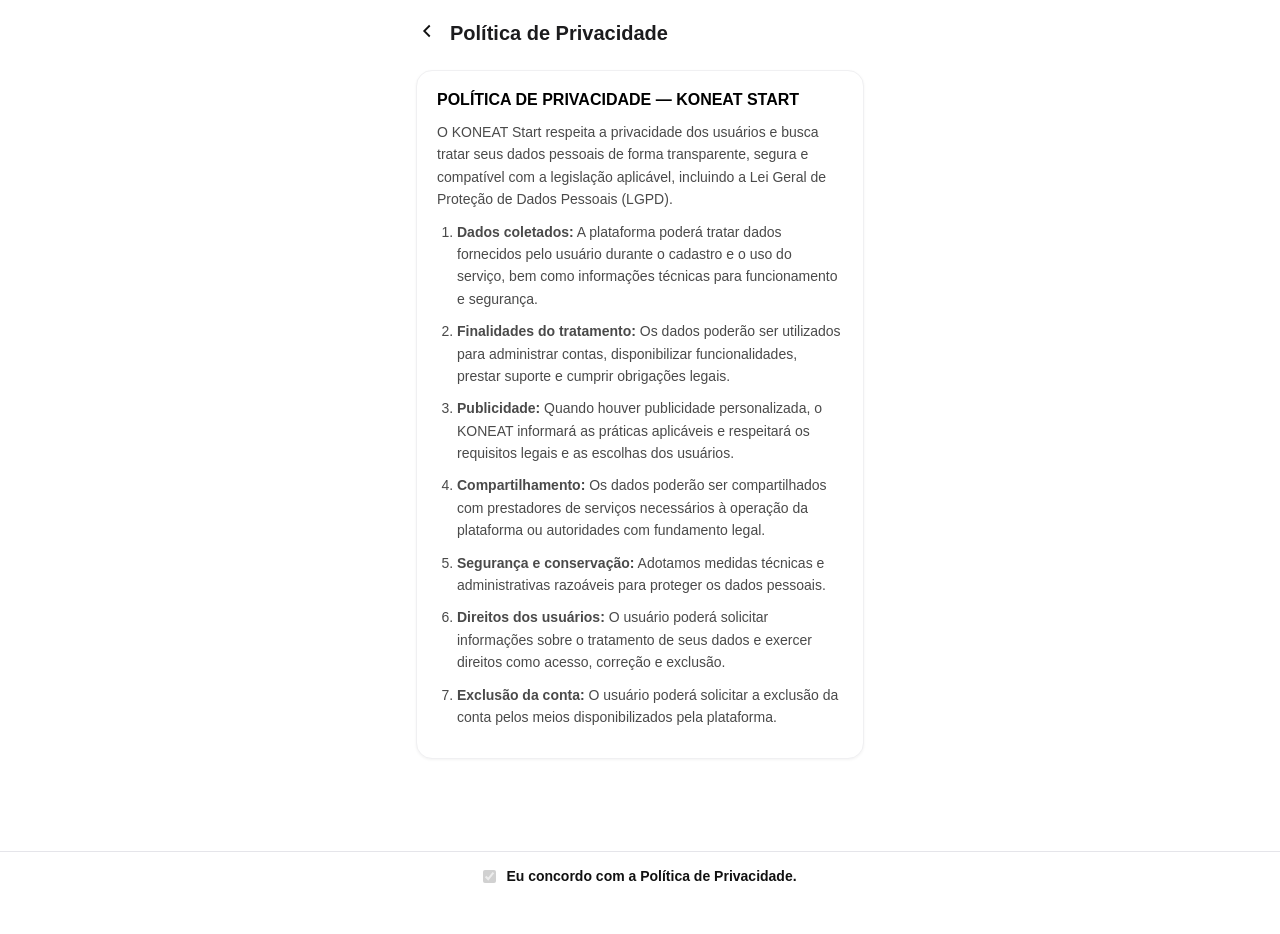
<file: privacidade.html>
<!DOCTYPE html>
<html lang="pt-BR">
<head>
    <meta charset="UTF-8">
    <meta name="viewport" content="width=device-width, initial-scale=1.0">
    <title>Koneat - Política de Privacidade</title>
    <link rel="stylesheet" href="css/style.css">
    <style>
        .legal-container {
            padding: 20px 16px 80px 16px;
            max-width: 600px;
            margin: 0 auto;
            color: #1c1c1e;
        }
        .legal-header {
            display: flex;
            align-items: center;
            gap: 12px;
            margin-bottom: 24px;
        }
        .legal-title {
            font-size: 20px;
            font-weight: 700;
        }
        .legal-section {
            background: #ffffff;
            border-radius: 16px;
            padding: 20px;
            margin-bottom: 20px;
            box-shadow: 0 1px 3px rgba(0,0,0,0.05);
            border: 1px solid #f0f0f2;
        }
        .legal-section h2 {
            font-size: 16px;
            font-weight: 700;
            margin-bottom: 12px;
            color: #000;
        }
        .legal-section p, .legal-section li {
            font-size: 14px;
            line-height: 1.6;
            color: #4a4a4a;
            margin-bottom: 10px;
        }
        .legal-section ol {
            padding-left: 20px;
            margin-bottom: 10px;
        }
        .legal-checkbox-bar {
            position: fixed;
            bottom: 0;
            left: 0;
            right: 0;
            background: #ffffff;
            padding: 16px;
            border-top: 1px solid #e5e5ea;
            display: flex;
            align-items: center;
            justify-content: center;
            gap: 10px;
            font-size: 14px;
            font-weight: 600;
        }
    </style>
</head>
<body class="light-theme">

    <div class="app-container">
        <div class="legal-container">
            <header class="legal-header">
                <a href="./passo1.html" class="icon-btn" aria-label="Voltar">
                    <svg width="22" height="22" viewBox="0 0 24 24" fill="none" stroke="#111" stroke-width="2"><polyline points="15 18 9 12 15 6"></polyline></svg>
                </a>
                <h1 class="legal-title">Política de Privacidade</h1>
            </header>

            <section class="legal-section">
                <h2>POLÍTICA DE PRIVACIDADE — KONEAT START</h2>
                <p>O KONEAT Start respeita a privacidade dos usuários e busca tratar seus dados pessoais de forma transparente, segura e compatível com a legislação aplicável, incluindo a Lei Geral de Proteção de Dados Pessoais (LGPD).</p>
                <ol>
                    <li><strong>Dados coletados:</strong> A plataforma poderá tratar dados fornecidos pelo usuário durante o cadastro e o uso do serviço, bem como informações técnicas para funcionamento e segurança.</li>
                    <li><strong>Finalidades do tratamento:</strong> Os dados poderão ser utilizados para administrar contas, disponibilizar funcionalidades, prestar suporte e cumprir obrigações legais.</li>
                    <li><strong>Publicidade:</strong> Quando houver publicidade personalizada, o KONEAT informará as práticas aplicáveis e respeitará os requisitos legais e as escolhas dos usuários.</li>
                    <li><strong>Compartilhamento:</strong> Os dados poderão ser compartilhados com prestadores de serviços necessários à operação da plataforma ou autoridades com fundamento legal.</li>
                    <li><strong>Segurança e conservação:</strong> Adotamos medidas técnicas e administrativas razoáveis para proteger os dados pessoais.</li>
                    <li><strong>Direitos dos usuários:</strong> O usuário poderá solicitar informações sobre o tratamento de seus dados e exercer direitos como acesso, correção e exclusão.</li>
                    <li><strong>Exclusão da conta:</strong> O usuário poderá solicitar a exclusão da conta pelos meios disponibilizados pela plataforma.</li>
                </ol>
            </section>
        </div>

        <div class="legal-checkbox-bar">
            <input type="checkbox" id="chkPrivacidade" checked disabled>
            <label for="chkPrivacidade">Eu concordo com a Política de Privacidade.</label>
        </div>
    </div>

</body>                                                      </html>
</file>
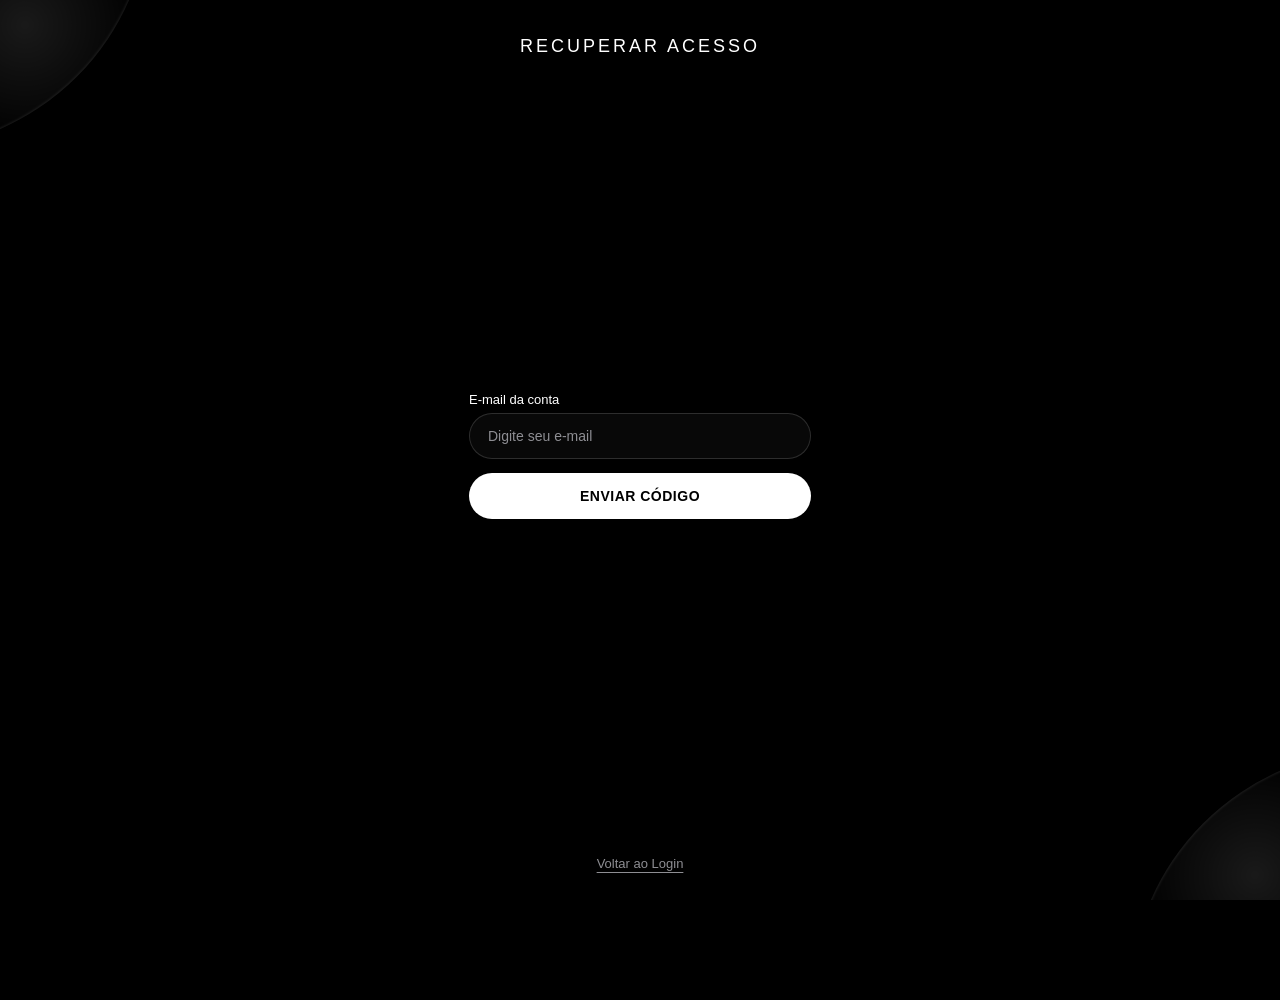
<file: recuperar.html>
<!DOCTYPE html>
<html lang="pt-BR">
<head>
    <meta charset="UTF-8">
    <meta name="viewport" content="width=device-width, initial-scale=1.0, maximum-scale=1.0, user-scalable=no, viewport-fit=cover">
    <title>Koneat Lite - Recuperar acesso</title>
    <style>
        * {
            box-sizing: border-box;
            -webkit-tap-highlight-color: transparent;
        }

        html, body {
            width: 100%;
            height: 100vh;
            height: 100dvh;
            margin: 0;
            padding: 0;
            background: #000000;
            color: #ffffff;
            font-family: -apple-system, BlinkMacSystemFont, "Segoe UI", Roboto, Helvetica, Arial, sans-serif;
            display: flex;
            align-items: center;
            justify-content: center;
            overflow: hidden;
            position: relative;
        }

        /* DETALHES DE LINHAS BRANCAS LUMINOSAS NOS CANTOS (IGUAL AO LOGIN E CADASTRO) */
        body::before, body::after {
            content: "";
            position: absolute;
            width: 250px;
            height: 250px;
            pointer-events: none;
            opacity: 0.25;
        }

        body::before {
            top: -100px;
            left: -100px;
            background: radial-gradient(circle, rgba(255,255,255,0.4) 0%, rgba(255,255,255,0) 70%);
            border-bottom-right-radius: 100%;
            box-shadow: inset -1px -1px 2px rgba(255,255,255,0.3);
        }

        body::after {
            bottom: -100px;
            right: -100px;
            background: radial-gradient(circle, rgba(255,255,255,0.4) 0%, rgba(255,255,255,0) 70%);
            border-top-left-radius: 100%;
            box-shadow: inset 1px 1px 2px rgba(255,255,255,0.3);
        }

        .app-screen {
            width: 100%;
            max-width: 390px;
            height: 100%;
            display: flex;
            flex-direction: column;
            justify-content: space-between;
            padding: calc(env(safe-area-inset-top) + 24px) 24px calc(env(safe-area-inset-bottom) + 24px) 24px;
            position: relative;
            z-index: 1;
        }

        .logo-area {
            text-align: center;
            margin-top: 12px;
        }

        .logo-title {
            font-size: 18px;
            font-weight: 400;
            letter-spacing: 3px;
            color: #ffffff;
            margin: 0;
            text-transform: uppercase;
        }
        
        .form-container {
            width: 100%;
            display: flex;
            flex-direction: column;
        }

        .input-group {
            width: 100%;
            margin-bottom: 14px;
            display: flex;
            flex-direction: column;
            gap: 6px;
        }

        .input-label {
            font-size: 13px;
            font-weight: 400;
            color: #ffffff;
        }

        .input-wrapper {
            position: relative;
            width: 100%;
            height: 46px;
            background: rgba(255, 255, 255, 0.03);
            border: 1px solid rgba(255, 255, 255, 0.15);
            border-radius: 23px;
            display: flex;
            align-items: center;
            padding: 0 16px;
        }

        .input-wrapper:focus-within {
            border-color: #ffffff;
        }

        .input-field {
            width: 100%;
            background: none;
            border: none;
            outline: none;
            color: #ffffff;
            font-size: 14px;
            font-family: inherit;
        }

        .input-field::placeholder {
            color: #8e8e93;
        }

        .btn-submit {
            width: 100%;
            height: 46px;
            background: #ffffff;
            color: #000000;
            border: none;
            border-radius: 23px;
            font-size: 14px;
            font-weight: 700;
            cursor: pointer;
            display: flex;
            align-items: center;
            justify-content: center;
            gap: 8px;
            margin-top: 6px;
            letter-spacing: 0.5px;
        }

        .footer-area {
            text-align: center;
            margin-bottom: 4px;
        }

        .footer-link {
            color: #8e8e93;
            text-decoration: underline;
            text-underline-offset: 4px;
            font-size: 13px;
            cursor: pointer;
            transition: color 0.2s ease;
        }

        .footer-link:hover, .footer-link:active {
            color: #ffffff;
        }
    </style>
</head>
<body>

    <div class="app-screen">
        <div class="logo-area">
            <h1 class="logo-title">RECUPERAR ACESSO</h1>
        </div>

        <div class="form-container">
            <form id="recoveryForm">
                <div class="input-group">
                    <label class="input-label" for="emailField">E-mail da conta</label>
                    <div class="input-wrapper">
                        <input type="email" id="emailField" class="input-field" placeholder="Digite seu e-mail" required autocomplete="email">
                    </div>
                </div>

                <button type="submit" class="btn-submit" id="btnSubmit">ENVIAR CÓDIGO</button>
            </form>
        </div>

        <div class="footer-area">
            <a class="footer-link" id="btnLoginRedirect">Voltar ao Login</a>
        </div>
    </div>

    <script>
        /* ===============================================================
           EVENTOS DE SUBMISSÃO E NAVEGAÇÃO
           =============================================================== */
        document.getElementById('recoveryForm').addEventListener('submit', (e) => {
            e.preventDefault();
            const email = document.getElementById('emailField').value.trim();

            if (!email) {
                alert('Digite o e-mail da conta.');
                return;
            }

            // Placeholder para integração de recuperação (o construtor injetará o Supabase depois)
            alert('Código de recuperação enviado para ' + email);
        });

        document.getElementById('btnLoginRedirect').addEventListener('click', () => {
            window.location.href = 'index.html';
        });
    </script>
</body>
</html>
</file>
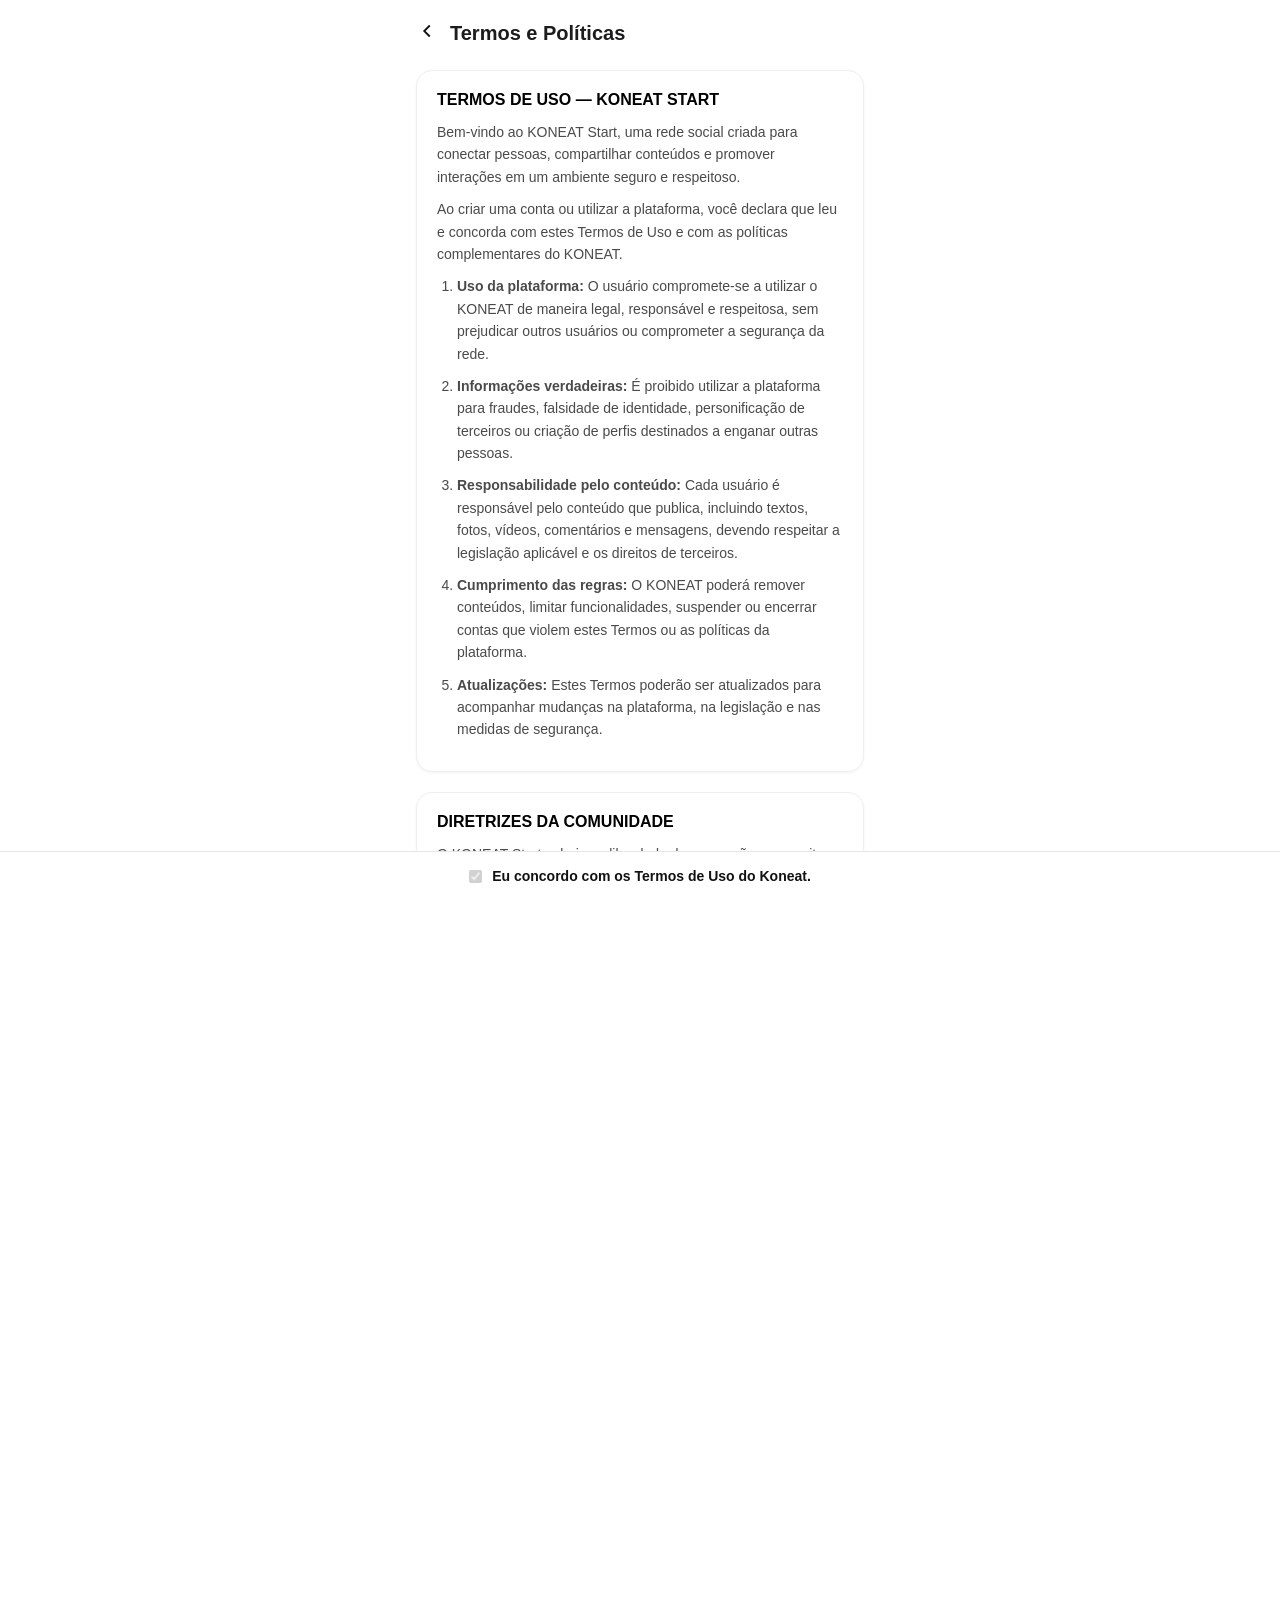
<file: termos.html>
<!DOCTYPE html>
<html lang="pt-BR">
<head>
    <meta charset="UTF-8">
    <meta name="viewport" content="width=device-width, initial-scale=1.0">
    <title>Koneat - Termos e Políticas</title>
    <link rel="stylesheet" href="css/style.css">
    <style>
        .legal-container {
            padding: 20px 16px 80px 16px;
            max-width: 600px;
            margin: 0 auto;
            color: #1c1c1e;
        }
        .legal-header {
            display: flex;
            align-items: center;
            gap: 12px;
            margin-bottom: 24px;
        }
        .legal-title {
            font-size: 20px;
            font-weight: 700;
        }
        .legal-section {
            background: #ffffff;
            border-radius: 16px;
            padding: 20px;
            margin-bottom: 20px;
            box-shadow: 0 1px 3px rgba(0,0,0,0.05);
            border: 1px solid #f0f0f2;
        }
        .legal-section h2 {
            font-size: 16px;
            font-weight: 700;
            margin-bottom: 12px;
            color: #000;
        }
        .legal-section p, .legal-section li {
            font-size: 14px;
            line-height: 1.6;
            color: #4a4a4a;
            margin-bottom: 10px;
        }
        .legal-section ul, .legal-section ol {
            padding-left: 20px;
            margin-bottom: 10px;
        }
        .legal-checkbox-bar {
            position: fixed;
            bottom: 0;
            left: 0;
            right: 0;
            background: #ffffff;
            padding: 16px;
            border-top: 1px solid #e5e5ea;
            display: flex;
            align-items: center;
            justify-content: center;
            gap: 10px;
            font-size: 14px;
            font-weight: 600;
        }
    </style>
</head>
<body class="light-theme">

    <div class="app-container">
        <div class="legal-container">
            <header class="legal-header">
                <a href="./passo1.html" class="icon-btn" aria-label="Voltar">
                    <svg width="22" height="22" viewBox="0 0 24 24" fill="none" stroke="#111" stroke-width="2"><polyline points="15 18 9 12 15 6"></polyline></svg>
                </a>
                <h1 class="legal-title">Termos e Políticas</h1>
            </header>

            <!-- 1. Termos de Uso -->
            <section class="legal-section">
                <h2>TERMOS DE USO — KONEAT START</h2>
                <p>Bem-vindo ao KONEAT Start, uma rede social criada para conectar pessoas, compartilhar conteúdos e promover interações em um ambiente seguro e respeitoso.</p>
                <p>Ao criar uma conta ou utilizar a plataforma, você declara que leu e concorda com estes Termos de Uso e com as políticas complementares do KONEAT.</p>
                <ol>
                    <li><strong>Uso da plataforma:</strong> O usuário compromete-se a utilizar o KONEAT de maneira legal, responsável e respeitosa, sem prejudicar outros usuários ou comprometer a segurança da rede.</li>
                    <li><strong>Informações verdadeiras:</strong> É proibido utilizar a plataforma para fraudes, falsidade de identidade, personificação de terceiros ou criação de perfis destinados a enganar outras pessoas.</li>
                    <li><strong>Responsabilidade pelo conteúdo:</strong> Cada usuário é responsável pelo conteúdo que publica, incluindo textos, fotos, vídeos, comentários e mensagens, devendo respeitar a legislação aplicável e os direitos de terceiros.</li>
                    <li><strong>Cumprimento das regras:</strong> O KONEAT poderá remover conteúdos, limitar funcionalidades, suspender ou encerrar contas que violem estes Termos ou as políticas da plataforma.</li>
                    <li><strong>Atualizações:</strong> Estes Termos poderão ser atualizados para acompanhar mudanças na plataforma, na legislação e nas medidas de segurança.</li>
                </ol>
            </section>

            <!-- 2. Diretrizes da Comunidade -->
            <section class="legal-section">
                <h2>DIRETRIZES DA COMUNIDADE</h2>
                <p>O KONEAT Start valoriza a liberdade de expressão, o respeito e a convivência entre pessoas com opiniões diferentes.</p>
                <p><strong>Não permitimos:</strong></p>
                <ul>
                    <li>Ofensas direcionadas, humilhação, assédio ou perseguição a outros usuários.</li>
                    <li>Ameaças, intimidação ou incentivo à violência.</li>
                    <li>Discurso de ódio ou ataques contra pessoas por características protegidas pela legislação.</li>
                    <li>Divulgação de informações privadas de terceiros sem autorização.</li>
                    <li>Perfis falsos utilizados para enganar, fraudar ou prejudicar outras pessoas.</li>
                    <li>Conteúdos que incentivem atividades ilegais ou violem os direitos de terceiros.</li>
                </ul>
            </section>

            <!-- 3. Política de Conteúdo -->
            <section class="legal-section">
                <h2>POLÍTICA DE CONTEÚDO E SEGURANÇA</h2>
                <p>Para proteger a comunidade, o KONEAT Start não permite a publicação, distribuição ou promoção de determinados conteúdos proibidos:</p>
                <ol>
                    <li>Exploração ou abuso sexual infantil.</li>
                    <li>Conteúdo sexual ilegal ou não consensual.</li>
                    <li>Ameaças sérias ou incentivo à violência.</li>
                    <li>Fraudes, golpes, phishing, malware e links maliciosos.</li>
                    <li>Spam, solicitações fraudulentas e manipulação de métricas.</li>
                </ol>
            </section>

            <!-- 4. Política de Publicidade -->
            <section class="legal-section">
                <h2>POLÍTICA DE PUBLICIDADE</h2>
                <p>O KONEAT Start permite campanhas publicitárias e ações comerciais autorizadas, com o objetivo de conectar empresas, profissionais, marcas e público.</p>
                <ul>
                    <li><strong>Transparência:</strong> Anúncios deverão ser identificados como publicidade ou conteúdo patrocinado.</li>
                    <li><strong>Práticas proibidas:</strong> Não são permitidos anúncios que promovam golpes, produtos ilegais ou alegações enganosas.</li>
                </ul>
            </section>
        </div>

        <div class="legal-checkbox-bar">
            <input type="checkbox" id="chkTermos" checked disabled>
            <label for="chkTermos">Eu concordo com os Termos de Uso do Koneat.</label>
        </div>
    </div>

</body>
  </html>
</file>
<file: css/style.css>
/* ==========================================================================
   1. RESET BÁSICO E ESTILOS COMPARTILHADOS
   ========================================================================== */
* {
    margin: 0;
    padding: 0;
    box-sizing: border-box;
    font-family: -apple-system, BlinkMacSystemFont, "Segoe UI", Roboto, Helvetica, Arial, sans-serif;
    -webkit-tap-highlight-color: transparent;
}

html, body {
    width: 100%;
    height: 100%;
    overflow-x: hidden;
}

/* ==========================================================================
   2. TEMA ESCURO (LOGIN - index.html)
   ========================================================================== */
body {
    background-color: #050505;
    background-image: 
        radial-gradient(circle at 10% 10%, rgba(255, 255, 255, 0.05) 0%, transparent 40%),
        radial-gradient(circle at 90% 90%, rgba(255, 255, 255, 0.03) 0%, transparent 40%);
    color: #ffffff;
    min-height: 100vh;
    display: flex;
    justify-content: center;
    align-items: center;
    padding: 20px;
}

.login-container {
    width: 100%;
    max-width: 380px;
    display: flex;
    flex-direction: column;
    align-items: center;
}

.logo-area {
    text-align: center;
    margin-bottom: 28px;
}

.logo-text {
    font-size: 38px;
    font-weight: 700;
    letter-spacing: -1px;
    margin-bottom: -4px;
}

.brand-name {
    font-size: 24px;
    font-weight: 700;
    letter-spacing: 4px;
}

.brand-name span {
    font-weight: 300;
    font-size: 13px;
    letter-spacing: 2px;
    opacity: 0.8;
    margin-left: 2px;
}

.subtitle {
    font-size: 11px;
    letter-spacing: 5px;
    color: #888;
    margin-top: 8px;
    text-transform: uppercase;
}

.login-form {
    width: 100%;
    display: flex;
    flex-direction: column;
    gap: 16px;
}

.input-group {
    display: flex;
    flex-direction: column;
    gap: 6px;
}

.input-group label {
    font-size: 13px;
    color: #ccc;
}

.input-wrapper {
    position: relative;
    display: flex;
    align-items: center;
    width: 100%;
}

.input-wrapper input {
    width: 100%;
    padding: 14px 16px 14px 44px;
    background: rgba(255, 255, 255, 0.03);
    border: 1px solid rgba(255, 255, 255, 0.15);
    border-radius: 28px;
    color: #fff;
    font-size: 14px;
    outline: none;
    transition: all 0.2s ease;
}

.input-wrapper input:focus {
    border-color: rgba(255, 255, 255, 0.4);
    background: rgba(255, 255, 255, 0.05);
}

.input-wrapper svg,
svg.input-icon {
    position: absolute;
    left: 16px;
    width: 18px !important;
    height: 18px !important;
    max-width: 18px !important;
    max-height: 18px !important;
    min-width: 18px !important;
    min-height: 18px !important;
    stroke: #888888;
    fill: none;
    pointer-events: none;
}

.toggle-password {
    position: absolute;
    right: 14px;
    background: none;
    border: none;
    cursor: pointer;
    display: flex;
    align-items: center;
    justify-content: center;
    padding: 0;
}

.toggle-password svg,
svg.eye-icon {
    position: relative;
    left: 0;
    width: 18px !important;
    height: 18px !important;
    max-width: 18px !important;
    max-height: 18px !important;
    min-width: 18px !important;
    min-height: 18px !important;
    stroke: #888888;
    fill: none;
}

.btn-primary {
    width: 100%;
    padding: 15px;
    border-radius: 28px;
    border: none;
    background: #ffffff;
    color: #000000;
    font-weight: 700;
    font-size: 14px;
    letter-spacing: 1px;
    cursor: pointer;
    display: flex;
    justify-content: center;
    align-items: center;
    gap: 8px;
    margin-top: 6px;
    transition: opacity 0.2s ease;
}

.btn-primary:hover {
    opacity: 0.9;
}

.divider {
    width: 100%;
    text-align: center;
    border-bottom: 1px solid rgba(255, 255, 255, 0.1);
    line-height: 0.1em;
    margin: 22px 0;
}

.divider span {
    background: #050505;
    padding: 0 10px;
    color: #666;
    font-size: 12px;
}

.btn-google {
    width: 100%;
    padding: 12px 20px;
    border-radius: 28px;
    border: 1px solid rgba(255, 255, 255, 0.15);
    background: transparent;
    color: #fff;
    font-size: 14px;
    display: flex;
    align-items: center;
    justify-content: flex-start;
    cursor: pointer;
}

.google-icon-wrapper {
    display: flex;
    align-items: center;
    justify-content: center;
    padding-right: 14px;
}

.google-divider {
    width: 1px;
    height: 20px;
    background: rgba(255, 255, 255, 0.15);
    margin-right: 16px;
}

.google-text {
    flex-grow: 1;
    text-align: center;
    font-weight: 500;
}

.login-footer {
    margin-top: 28px;
    text-align: center;
    display: flex;
    flex-direction: column;
    gap: 6px;
    font-size: 12px;
    color: #777;
}

.footer-row {
    display: flex;
    justify-content: center;
    gap: 6px;
}

.login-footer a {
    color: #fff;
    text-decoration: none;
    font-weight: 600;
}

/* ==========================================================================
   3. TEMA CLARO - TELA DE PERFIL (PASSO1)
   ========================================================================== */
body.light-theme {
    background-color: #ffffff;
    background-image: none;
    color: #111111;
    display: flex;
    justify-content: center;
    align-items: flex-start;
    padding: 0;
    margin: 0;
    min-height: 100vh;
}

.app-container {
    width: 100%;
    max-width: 480px;
    min-height: 100vh;
    background: #ffffff;
    padding-bottom: 75px;
    position: relative;
    display: flex;
    flex-direction: column;
}

.profile-header {
    display: flex;
    justify-content: space-between;
    align-items: center;
    padding: 16px 20px;
    border-bottom: 1px solid #f0f0f0;
}

.header-logo {
    font-size: 18px;
    font-weight: 300;
    letter-spacing: 2px;
}

.logo-bold {
    font-weight: 700;
}

.header-actions {
    display: flex;
    gap: 16px;
}

.icon-btn {
    background: none;
    border: none;
    cursor: pointer;
    color: #000;
}

.dropdown-wrapper {
    position: relative;
}

.dropdown-menu {
    display: none;
    position: absolute;
    right: 0;
    top: 30px;
    background: #ffffff;
    box-shadow: 0 4px 20px rgba(0, 0, 0, 0.08);
    border-radius: 12px;
    width: 160px;
    padding: 8px 0;
    z-index: 100;
}

.dropdown-menu.show {
    display: block;
}

.dropdown-item {
    display: flex;
    align-items: center;
    gap: 10px;
    padding: 10px 16px;
    color: #333;
    text-decoration: none;
    font-size: 13px;
}

.dropdown-item:hover {
    background: #f0f4f8;
}

.profile-top-layout {
    display: flex;
    align-items: center;
    padding: 18px 20px 10px 20px;
    gap: 24px;
}

.avatar-container {
    position: relative;
    flex-shrink: 0;
}

.avatar-circle {
    width: 76px;
    height: 76px;
    border-radius: 50%;
    background: #e8eef7;
    display: flex;
    justify-content: center;
    align-items: center;
}

.camera-btn {
    position: absolute;
    bottom: 2px;
    right: 2px;
    width: 22px;
    height: 22px;
    background: #000;
    border-radius: 50%;
    border: 2px solid #fff;
    display: flex;
    align-items: center;
    justify-content: center;
    cursor: pointer;
}

.stats-bar-inline {
    display: flex;
    justify-content: space-around;
    align-items: center;
    flex-grow: 1;
}

.stat-item {
    text-align: center;
}

.stat-number {
    display: block;
    font-size: 16px;
    font-weight: 700;
    color: #000;
}

.stat-label {
    font-size: 13px;
    color: #222;
}

.user-details-block {
    padding: 0 20px 16px 20px;
    min-height: 20px;
}

.user-name {
    font-size: 17px;
    font-weight: 700;
    color: #111;
}

.user-tag {
    font-size: 13px;
    color: #555;
    margin-top: 2px;
}

.user-bio {
    font-size: 13px;
    color: #333;
    margin-top: 6px;
}

.action-buttons {
    display: flex;
    gap: 12px;
    padding: 0 20px;
}

.btn-secondary {
    flex: 1;
    padding: 10px;
    background: #ebf1fa;
    border: none;
    border-radius: 18px;
    font-size: 13px;
    font-weight: 600;
    color: #111;
    cursor: pointer;
    text-align: center;
    text-decoration: none;
}

.content-tabs {
    display: flex;
    border-bottom: 1px solid #eee;
    margin-top: 16px;
}

.tab-btn {
    flex: 1;
    background: none;
    border: none;
    padding: 12px 0;
    display: flex;
    flex-direction: column;
    align-items: center;
    gap: 4px;
    color: #8e8e93;
    font-size: 11px;
    cursor: pointer;
    border-bottom: 2px solid transparent;
}

.tab-btn.active {
    color: #000;
    border-bottom: 2px solid #000;
}

.feed-empty-state {
    padding: 50px 20px;
    display: flex;
    flex-direction: column;
    align-items: center;
    text-align: center;
    flex-grow: 1;
}

.empty-icon-wrapper {
    margin-bottom: 12px;
}

.empty-title {
    font-size: 17px;
    font-weight: 700;
    color: #111;
    margin-bottom: 16px;
}

.btn-create-post {
    padding: 12px 24px;
    background: #ebf1fa;
    border: none;
    border-radius: 16px;
    font-size: 13px;
    font-weight: 600;
    color: #111;
    cursor: pointer;
}

/* ==========================================================================
   4. BARRA DE NAVEGAÇÃO FLUTUANTE FUMÊ
   ========================================================================== */
.bottom-nav {
    position: fixed;
    bottom: 0;
    left: 50%;
    transform: translateX(-50%);
    width: 100%;
    max-width: 480px;
    height: 60px;
    background: rgba(22, 24, 28, 0.95);
    backdrop-filter: blur(14px);
    -webkit-backdrop-filter: blur(14px);
    border-top-left-radius: 20px;
    border-top-right-radius: 20px;
    display: flex;
    justify-content: space-around;
    align-items: center;
    box-shadow: 0 -4px 20px rgba(0, 0, 0, 0.2);
    z-index: 1000;
    padding: 0 12px;
}

.nav-item {
    display: flex;
    align-items: center;
    justify-content: center;
    width: 48px;
    height: 48px;
    text-decoration: none;
    color: #8e8e93;
    transition: all 0.2s ease;
}

.nav-icon {
    width: 18px;
    height: 18px;
    stroke: #8e8e93;
    stroke-width: 1.5;
}

.nav-item.active .nav-icon {
    stroke: #ffffff;
}

.nav-item.profile-circle-active .nav-profile-wrapper {
    width: 23px;
    height: 23px;
    border: 1.2px solid #ffffff;
    border-radius: 50%;
    display: flex;
    align-items: center;
    justify-content: center;
}

.nav-item.profile-circle-active .nav-icon-profile {
    width: 14px;
    height: 14px;
    stroke: #8e8e93;
    stroke-width: 1.5;
}

/* ==========================================================================
   5. TELA DE EDITAR PERFIL (editar-perfil.html)
   ========================================================================== */
.edit-header {
    display: flex;
    justify-content: space-between;
    align-items: center;
    padding: 16px 20px;
    border-bottom: 1px solid #f0f0f0;
}

.edit-title {
    font-size: 18px;
    font-weight: 700;
    color: #0d1b2a;
}

.btn-save-top {
    background: #000000;
    color: #ffffff;
    border: none;
    padding: 7px 18px;
    border-radius: 20px;
    font-size: 13px;
    font-weight: 600;
    cursor: pointer;
}

.edit-profile-form {
    padding: 20px;
    display: flex;
    flex-direction: column;
    gap: 14px;
}

.edit-avatar-section {
    display: flex;
    flex-direction: column;
    align-items: center;
    margin-bottom: 10px;
}

.edit-avatar-circle {
    position: relative;
    width: 90px;
    height: 90px;
    border-radius: 50%;
    background: #e8eef7;
    display: flex;
    justify-content: center;
    align-items: center;
    overflow: hidden;
}

.camera-overlay {
    position: absolute;
    bottom: 0;
    width: 100%;
    height: 40%;
    background: rgba(0, 0, 0, 0.7);
    display: flex;
    align-items: center;
    justify-content: center;
}

.change-photo-text {
    font-size: 13px;
    color: #1d2d44;
    font-weight: 500;
    margin-top: 10px;
}

.edit-card-group {
    background: #f8fafc;
    border: 1px solid #e2e8f0;
    border-radius: 14px;
    padding: 10px 14px;
    display: flex;
    flex-direction: column;
}

.edit-card-group label {
    font-size: 12px;
    font-weight: 600;
    color: #1e293b;
    margin-bottom: 2px;
}

.edit-card-group input,
.edit-card-group textarea {
    border: none;
    background: transparent;
    font-size: 14px;
    color: #334155;
    outline: none;
    width: 100%;
    resize: none;
}

.edit-card-group input::placeholder,
.edit-card-group textarea::placeholder {
    color: #94a3b8;
}

.edit-links-list {
    margin-top: 10px;
    display: flex;
    flex-direction: column;
}

.edit-link-item {
    display: flex;
    justify-content: space-between;
    align-items: center;
    padding: 14px 4px;
    border-bottom: 1px solid #f1f5f9;
    font-size: 14px;
    color: #1e293b;
    font-weight: 500;
    cursor: pointer;
}

.link-right {
    display: flex;
    align-items: center;
    gap: 8px;
}

.link-count {
    color: #94a3b8;
    font-size: 14px;
}

/* ==========================================================================
   6. ESTILOS DAS MODAIS / PAINÉIS DESLIZANTES
   ========================================================================== */
.modal-overlay {
    position: fixed;
    top: 0;
    left: 0;
    width: 100%;
    height: 100%;
    background: rgba(0, 0, 0, 0.4);
    display: flex;
    justify-content: center;
    align-items: flex-end;
    opacity: 0;
    pointer-events: none;
    transition: opacity 0.2s ease;
    z-index: 2000;
}

.modal-overlay.show {
    opacity: 1;
    pointer-events: auto;
}

.modal-sheet {
    width: 100%;
    max-width: 480px;
    background: #ffffff;
    border-top-left-radius: 20px;
    border-top-right-radius: 20px;
    padding: 20px;
    box-shadow: 0 -10px 30px rgba(0, 0, 0, 0.15);
    transform: translateY(100%);
    transition: transform 0.25s ease-out;
}

.modal-overlay.show .modal-sheet {
    transform: translateY(0);
}

.modal-header {
    display: flex;
    justify-content: space-between;
    align-items: center;
    margin-bottom: 16px;
    border-bottom: 1px solid #f0f0f0;
    padding-bottom: 10px;
}

.modal-header h3 {
    font-size: 16px;
    font-weight: 700;
    color: #111;
}

.close-modal {
    background: none;
    border: none;
    font-size: 24px;
    color: #888;
    cursor: pointer;
    line-height: 1;
}

.btn-primary-sheet {
    width: 100%;
    padding: 12px;
    background: #000000;
    color: #ffffff;
    border: none;
    border-radius: 20px;
    font-size: 14px;
    font-weight: 600;
    margin-top: 16px;
    cursor: pointer;
   }
</file>
